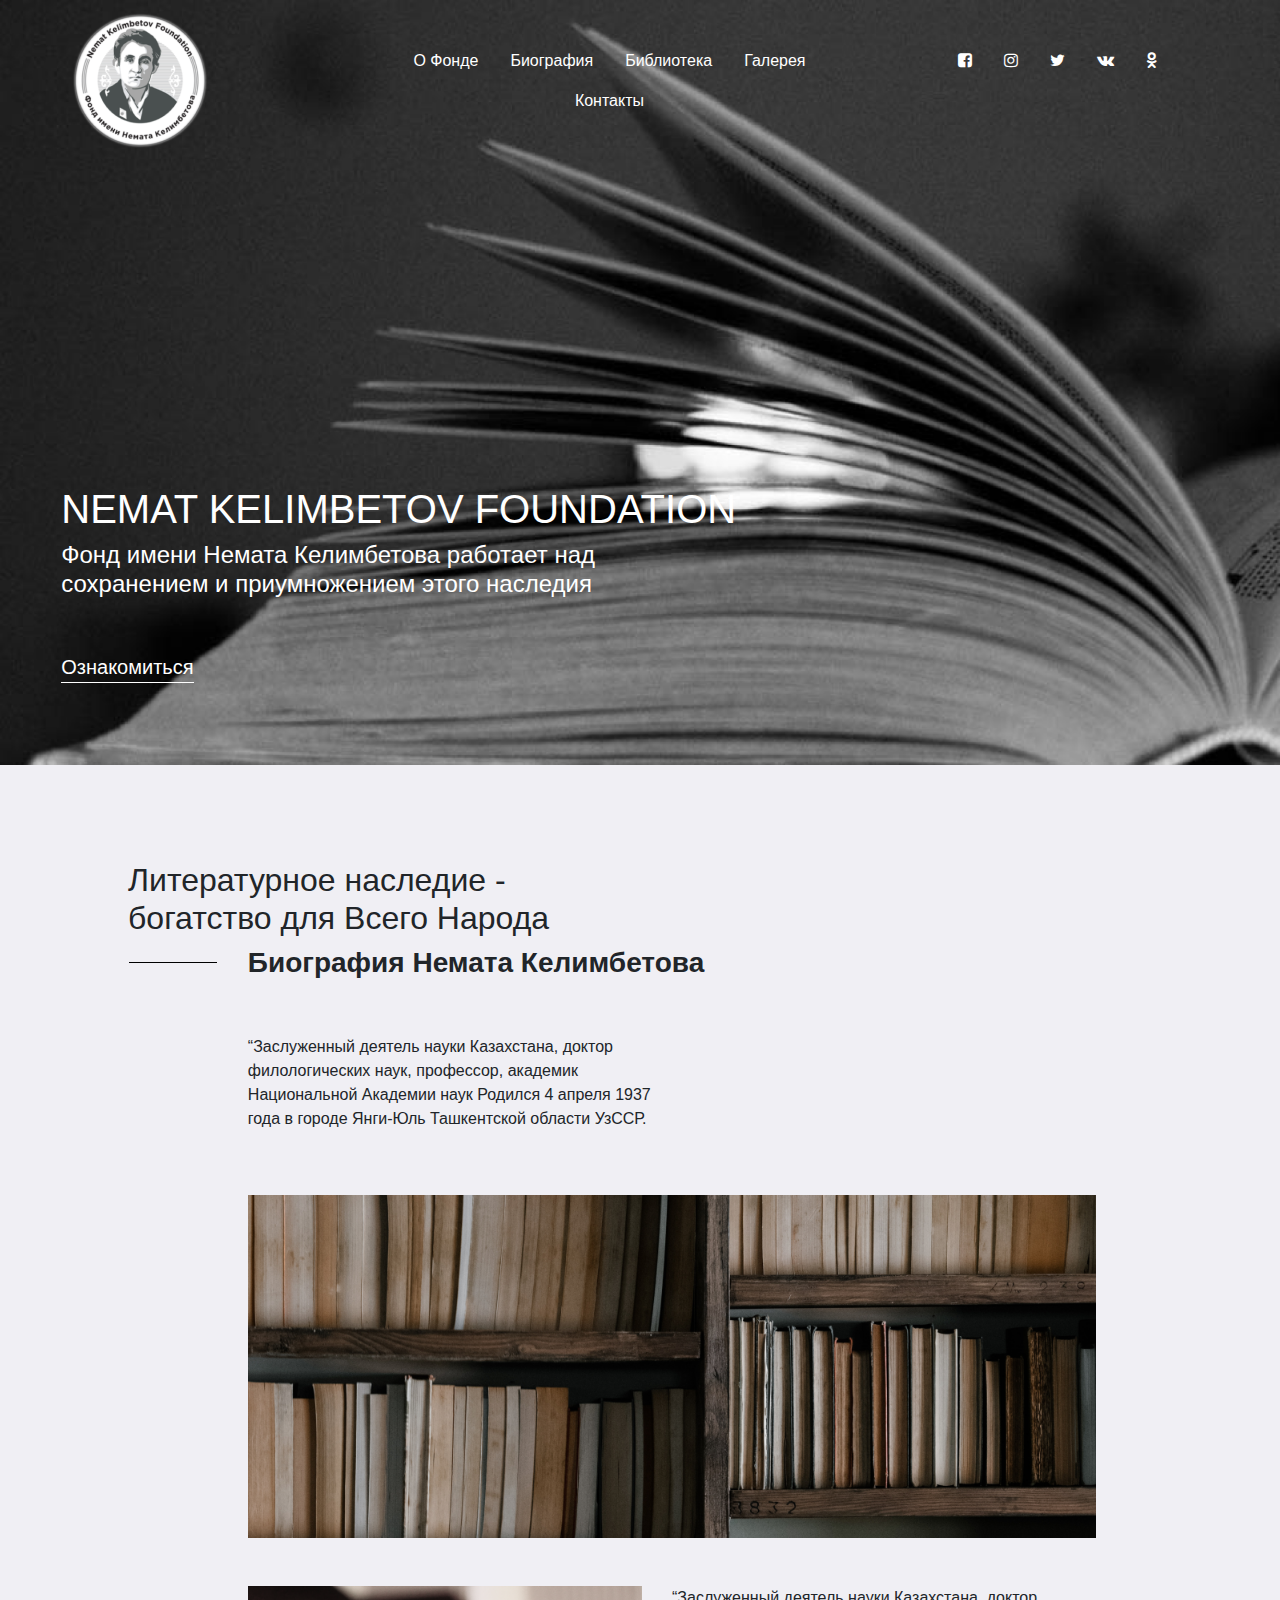
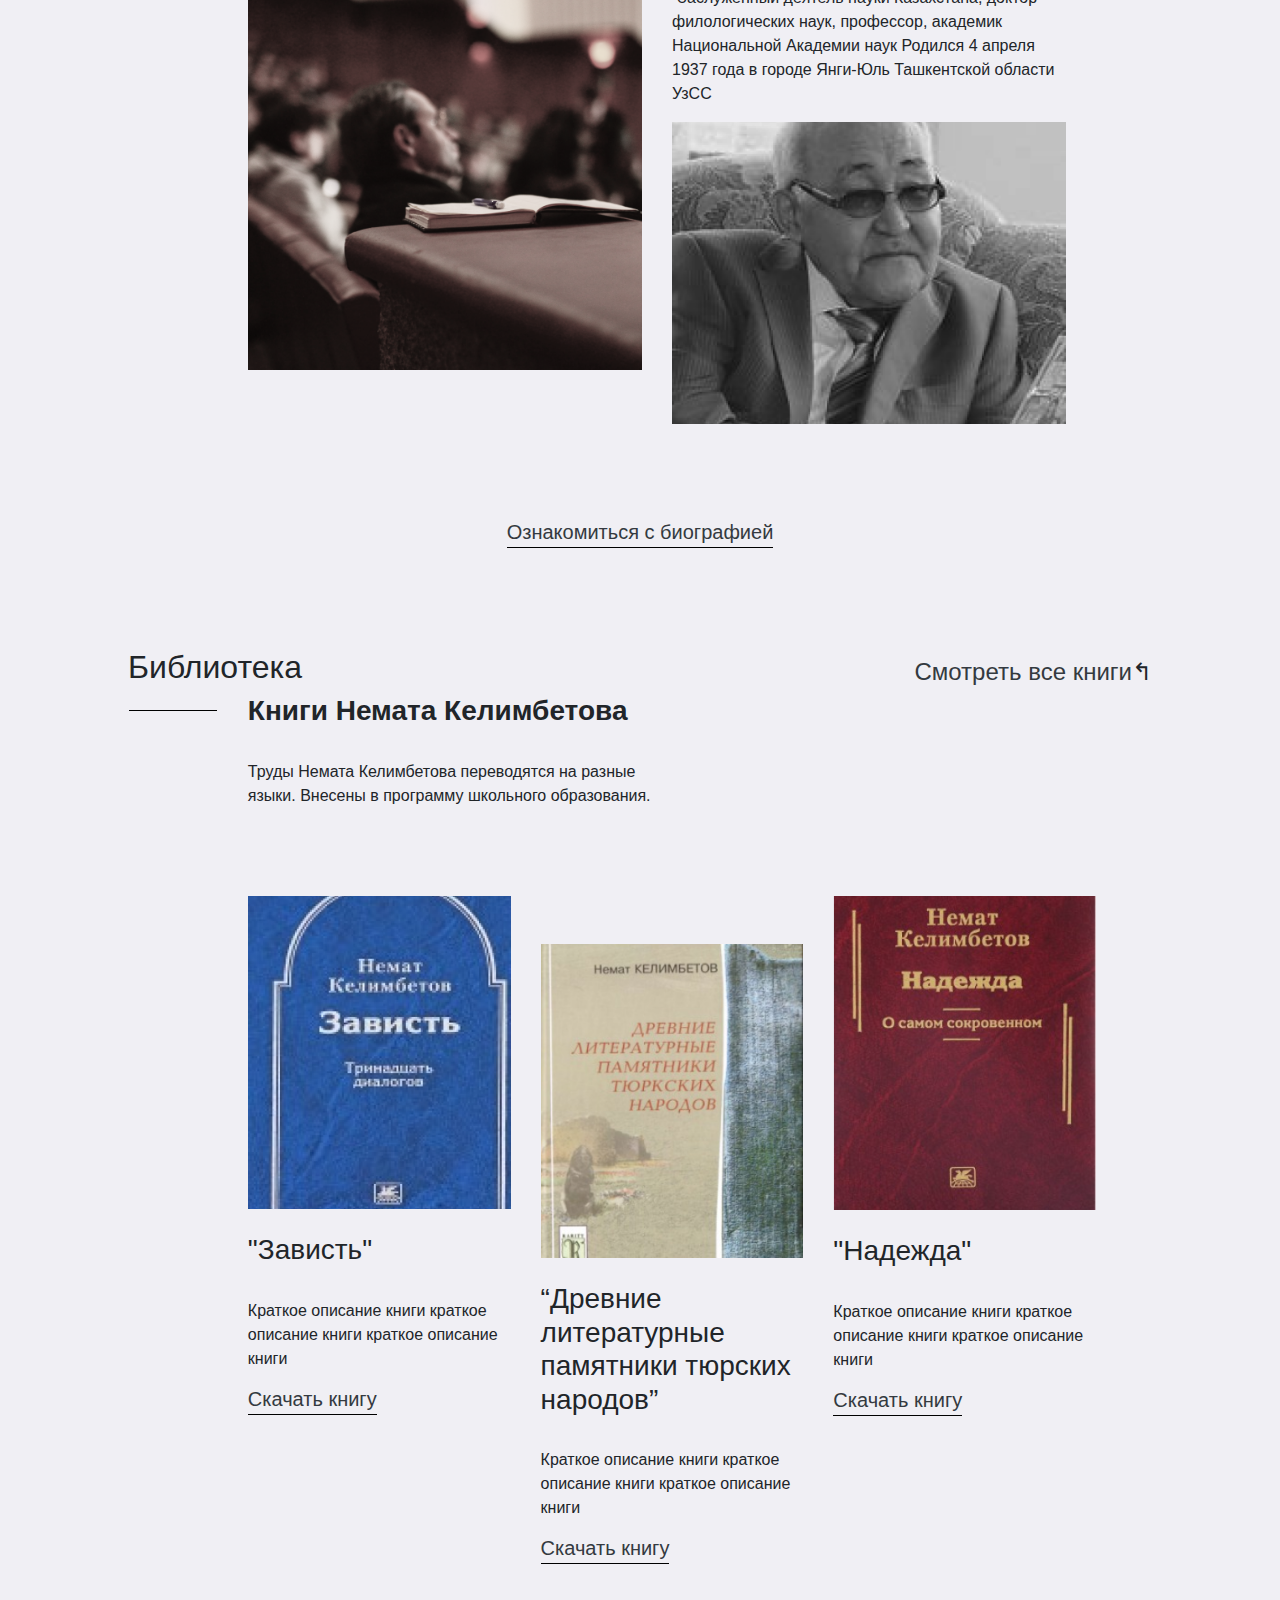
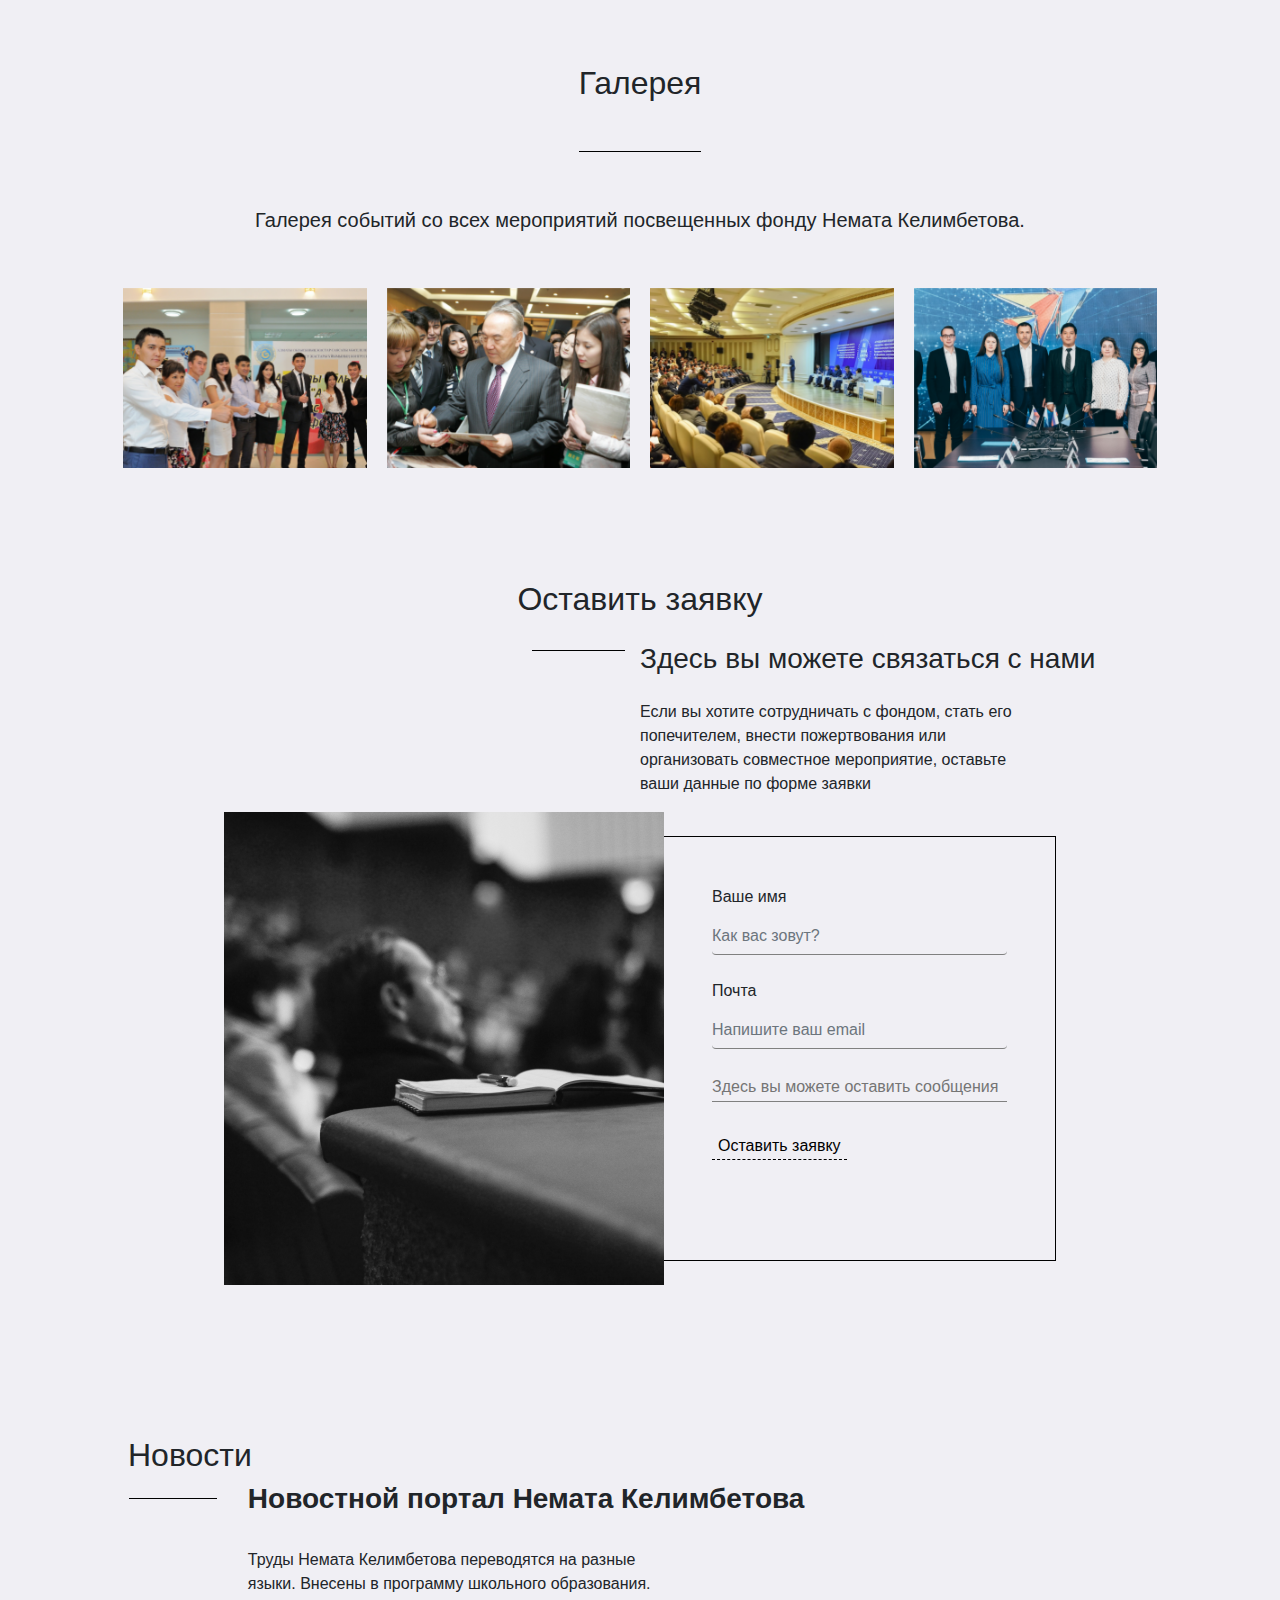
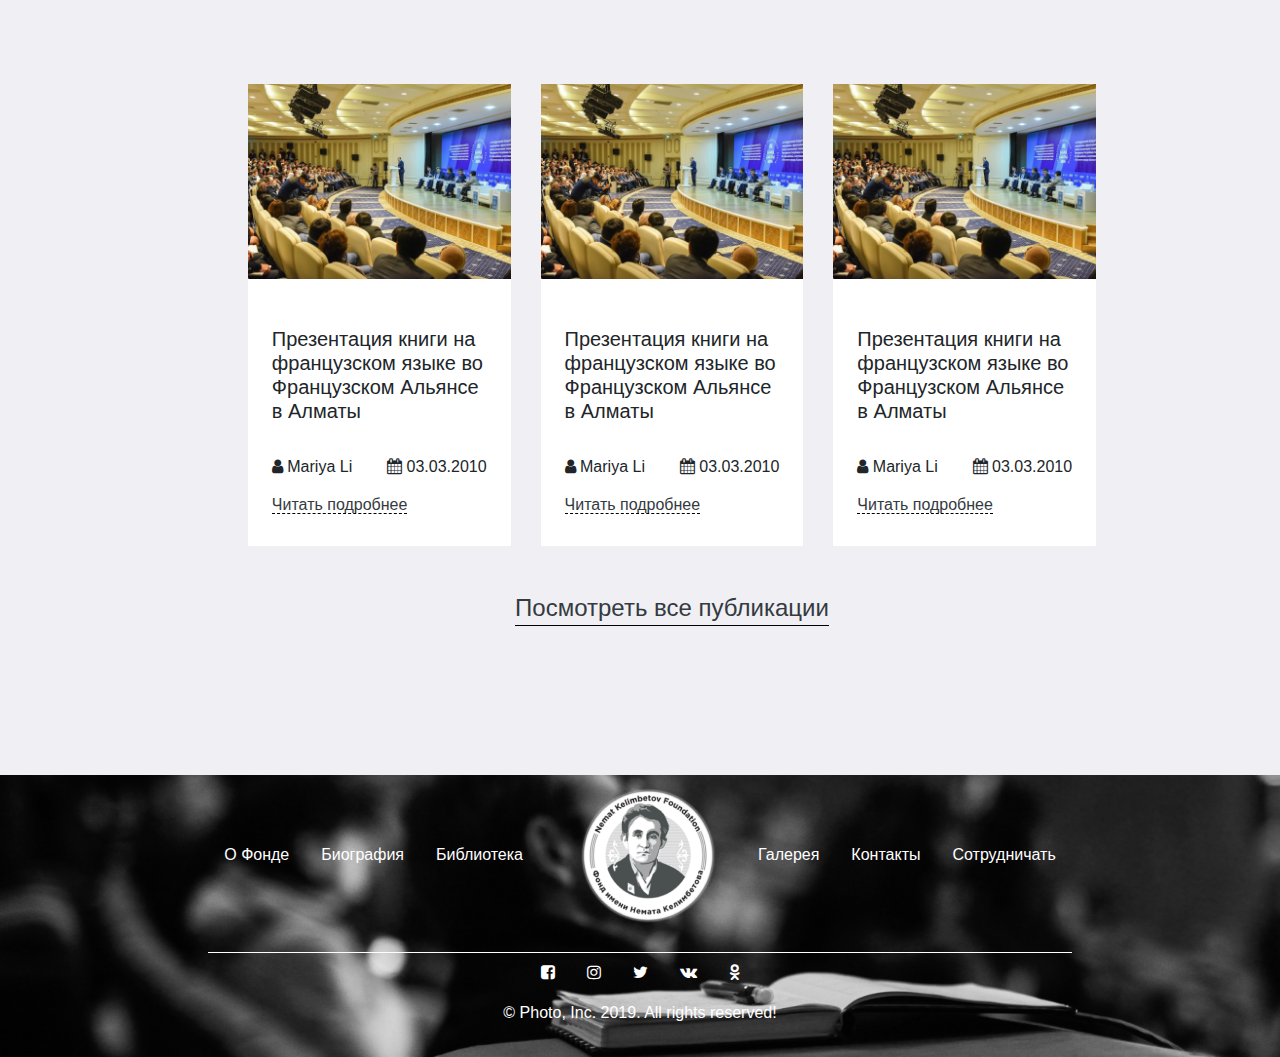
<file: index.html>
<!DOCTYPE html>
<html>
<head>
	<title>NEMAT KELIMBETOV FOUNDATION - Фонд имени Немата Келимбетова работает над сохранением и приумножением этого наследия</title>
	<script
	  src="https://code.jquery.com/jquery-3.4.1.min.js"
	  integrity="sha256-CSXorXvZcTkaix6Yvo6HppcZGetbYMGWSFlBw8HfCJo="
	  crossorigin="anonymous"></script>	<link href="https://stackpath.bootstrapcdn.com/bootstrap/4.4.1/css/bootstrap.min.css" rel="stylesheet" integrity="sha384-Vkoo8x4CGsO3+Hhxv8T/Q5PaXtkKtu6ug5TOeNV6gBiFeWPGFN9MuhOf23Q9Ifjh" crossorigin="anonymous">
	<script src="https://stackpath.bootstrapcdn.com/bootstrap/4.4.1/js/bootstrap.min.js" integrity="sha384-wfSDF2E50Y2D1uUdj0O3uMBJnjuUD4Ih7YwaYd1iqfktj0Uod8GCExl3Og8ifwB6" crossorigin="anonymous"></script>
	<link rel="stylesheet" type="text/css" href="style.css">
	<link href="https://stackpath.bootstrapcdn.com/font-awesome/4.7.0/css/font-awesome.min.css" rel="stylesheet" integrity="sha384-wvfXpqpZZVQGK6TAh5PVlGOfQNHSoD2xbE+QkPxCAFlNEevoEH3Sl0sibVcOQVnN" crossorigin="anonymous">
	<link rel="stylesheet" href="https://cdnjs.cloudflare.com/ajax/libs/OwlCarousel2/2.3.4/assets/owl.carousel.min.css">
	<link rel="stylesheet" href="https://cdnjs.cloudflare.com/ajax/libs/OwlCarousel2/2.3.4/assets/owl.theme.default.min.css">
	<script src="https://cdnjs.cloudflare.com/ajax/libs/jquery/3.3.1/jquery.min.js"></script>
	<script src="https://cdnjs.cloudflare.com/ajax/libs/OwlCarousel2/2.3.4/owl.carousel.min.js"></script>
	<script>
		$(function() {
		  // Owl Carousel
		  var owl = $(".owl-carousel");
		  owl.owlCarousel({
		    nav: true,
		    items: 4,
		    margin: 20,
		    loop: true,
		    dots: false
		  });
		});
		navText: [
  		'<span class="arrow-owl arrow-left"></span>',
  		'<span class="arrow-owl arrow-right"></span>'
		];
	</script>
</head>
<body>
	<header class="w-100 container-fluid">
		<nav class="navbar container-fluid d-flex">
			<a href="#">
				<img src="assets/logo.png">
			</a>
			<div class="navbar-dark row w-75" id="navbarNav">
				<ul class="nav col-7 justify-content-center">
			      	<li class="nav-item active">
			        	<a class="nav-link" href="#">О Фонде <span class="sr-only">(current)</span></a>
			      	</li>
			      	<li class="nav-item">
			        	<a class="nav-link" href="#biography">Биография</a>
			      	</li>
			      	<li class="nav-item">
			        	<a class="nav-link" href="#library">Библиотека</a>
			      	</li>
			      	<li class="nav-item">
			        	<a class="nav-link" href="#gallery">Галерея</a>
			    	</li>
			      	<li class="nav-item">
			        	<a class="nav-link" href="#">Контакты</a>
			    	</li>
				</ul>
				<ul class="nav col-4 justify-content-end">
				  <li class="nav-item">
				    <a class="nav-link" href="#"><i class="fa fa-facebook-square"></i></a>
				  </li>
				  <li class="nav-item">
				    <a class="nav-link" href="#"><i class="fa fa-instagram"></i></a>
				  </li>
				  <li class="nav-item">
				    <a class="nav-link" href="#"><i class="fa fa-twitter"></i></a>
				  </li>
				  <li class="nav-item">
				    <a class="nav-link" href="#"><i class="fa fa-vk"></i></a>
				  </li>
				  <li class="nav-item">
				    <a class="nav-link" href="#"><i class="fa fa-odnoklassniki"></i></a>
				  </li>
				</ul>
				<div class="col-1"></div>
			</div>
		</nav>
		<div class="info h-75 container-fluid d-flex flex-column justify-content-end">
			<h1>NEMAT KELIMBETOV FOUNDATION</h1>
			<h4 class="w-50">Фонд имени Немата Келимбетова работает над сохранением и приумножением этого наследия</h4>
			<h5 class="py-5"><a href="#">Ознакомиться</a></h5>
		</div>
	</header>
	<div class="container-fluid d-flex p-5 flex-column" style="width: 95%;">
		<div class="container-fluid p-5" id="biography">
			<h2>Литературное наследие - <br> богатство для Всего Народа</h2>
			<div class="biography row">
				<div class="col-1 mt-3 mx-3" style="border-top: 1px solid black"></div>
				<div class="col-10">
					<div>
						<h3><b>Биография Немата Келимбетова</b></h3>
						<p class="w-50 py-5">“Заслуженный деятель науки Казахстана, доктор филологических наук, профессор, академик Национальной Академии наук Родился 4 апреля 1937 года в городе Янги-Юль Ташкентской области УзССР.</p>
						<img src="assets/biography-1.png" class="w-100">
					</div>
					<div class="row pt-5 w-100">
						<div class="col-6 w-100">
							<img src="assets/biography-2.png" class="w-100">
						</div>
						<div class="col-6 w-100">
							<p>“Заслуженный деятель науки Казахстана, доктор филологических наук, профессор, академик Национальной Академии наук Родился 4 апреля 1937 года в городе Янги-Юль Ташкентской области УзСС</p>
							<img src="assets/biography-3.png" class="w-100">
						</div>
					</div>
				</div>
			</div>
		</div>
		<h5 class="text-center py-5"><a class="underline text-dark" href="biography.html">Ознакомиться с биографией</a></h5>	
		<div class="container-fluid p-5" id="library">
			<div class="library-header w-100 d-inline-flex justify-content-between">
				<h2 class="align-self-start">Библиотека</h2>
				<h4 class="align-self-end"><a class="text-dark" href="library.html">Смотреть все книги</a>&#8624;</h4>
			</div>
			<div class="library row">
				<div class="col-1 mx-3 mt-3" style="border-top: 1px solid black"></div>
				<div class="col-10 flex-column">
					<div>
						<h3><b>Книги Немата Келимбетова</b></h3>
						<p class="w-50 py-4">Труды Немата Келимбетова переводятся на разные языки. Внесены в программу школьного образования.</p>
					</div>
					<div class="row pt-5">
						<div class="col-4 w-100">
							<img src="assets/book-1.png" class="w-100">
							<h3 class="py-4">"Зависть"</h3>
							<p>Краткое описание книги краткое описание книги краткое описание книги</p>
							<h5><a class="underline text-dark" href="#">Скачать книгу</a></h5>
						</div>
						<div class="col-4 pt-5 w-100">
							<img src="assets/book-2.png" class="w-100">
							<h3 class="py-4">“Древние литературные памятники тюрских народов”</h3>
							<p>Краткое описание книги краткое описание книги краткое описание книги</p>
							<h5><a class="underline text-dark" href="#">Скачать книгу</a></h5>
						</div>
						<div class="col-4 w-100">
							<img src="assets/book-3.png" class="w-100">
							<h3 class="py-4">"Надежда"</h3>
							<p>Краткое описание книги краткое описание книги краткое описание книги</p>
							<h5><a class="underline text-dark" href="#">Скачать книгу</a></h5>
						</div>
					</div>
				</div>
			</div>
		</div>
		<div class="container-fluid gallery d-flex align-items-center flex-column" id="gallery" style="width: 95%">
			<h2 class="py-5" style="border-bottom: 1px solid black">Галерея</h2>
			<h5 class="py-5">Галерея событий со всех мероприятий посвещенных фонду Немата Келимбетова.</h5>
			  <div class="owl-carousel owl-theme">
			  	<div class="item">
			  		<img src="assets/slider-1.png">
			  	</div>
			  	<div class="item">
			  		<img src="assets/slider-2.png">
			  	</div>
			  	<div class="item">
			  		<img src="assets/slider-3.png">
			  	</div>
			  	<div class="item">
			  		<img src="assets/slider-4.png">
				</div>
			</div>
		</div>
		<div class="request" id="request">
			<h2 class="text-center">Оставить заявку</h2>
			<div class="row w-100">
				<div class="col-5">
				</div>
				<div class="col-1 mt-4" style="border-top: 1px solid black"></div>
				<div class="col-6">
					<h3 class="py-3">Здесь вы можете связаться с нами</h3>
					<p class="w-75">Если вы хотите сотрудничать с фондом, стать его попечителем, внести пожертвования или организовать совместное мероприятие, оставьте ваши данные по форме заявки</p>
				</div>
			</div>
			<div class="forms w-100 d-inline-flex justify-content-center">
				<img src="assets/form.png">
				<form class="my-4" action="https://formspree.io/xnqzogjj" method="POST">
				  <div class="p-5 form-group">
				    <label for="exampleFormControlInput1">Ваше имя</label>
				    <input type="text" name="name" class="form-control" id="name" placeholder="Как вас зовут?">
				    <label class="pt-4" for="exampleFormControlInput2">Почта</label>
				    <input type="email" name="_replyto" class="form-control" id="exampleFormControlInput2" placeholder="Напишите ваш email">
				    <textarea name="message" placeholder="Здесь вы можете оставить сообщения" class="my-4 w-100" rows="1"></textarea>
				  	<button type="submit">Оставить заявку</button>
				  </div>
				</form>
			</div>
		</div>
		<div class="py-5"></div>
		<div class="container-fluid p-5">
			<div class="news-header w-100 d-inline-flex justify-content-between">
				<h2 class="align-self-start">Новости</h2>
			</div>
			<div class="news row">
				<div class="col-1 mx-3 mt-3" style="border-top: 1px solid black"></div>
				<div class="col-10 flex-column">
					<div>
						<h3><b>Новостной портал Немата Келимбетова</b></h3>
						<p class="w-50 py-4">Труды Немата Келимбетова переводятся на разные языки. Внесены в программу школьного образования.</p>
					</div>
					<div class="row pt-5">
						<div class="col-4 w-100">
							<img src="assets/slider-3.png" class="w-100">
							<div class="inner p-4">
								<h5 class="py-4">Презентация книги на французском языке во Французском Альянсе в Алматы</h5>
								<div class="d-inline-flex w-100 justify-content-between">
									<p><i class="fa fa-user"></i> Mariya Li</p>
									<p><i class="fa fa-calendar"></i> 03.03.2010</p>
								</div>
							<h6><a class="text-dark" href="#" style="border-bottom: 1px dashed black;">Читать подробнее</a></h6>
							</div>
						</div>
						<div class="col-4 w-100">
							<img src="assets/slider-3.png" class="w-100">
							<div class="inner p-4">
								<h5 class="py-4">Презентация книги на французском языке во Французском Альянсе в Алматы</h5>
								<div class="d-inline-flex w-100 justify-content-between">
									<p><i class="fa fa-user"></i> Mariya Li</p>
									<p><i class="fa fa-calendar"></i> 03.03.2010</p>
								</div>
							<h6><a class="text-dark" href="#" style="border-bottom: 1px dashed black;">Читать подробнее</a></h6>
							</div>
						</div>
						<div class="col-4 w-100">
							<img src="assets/slider-3.png" class="w-100">
							<div class="inner p-4">
								<h5 class="py-4">Презентация книги на французском языке во Французском Альянсе в Алматы</h5>
								<div class="d-inline-flex w-100 justify-content-between">
									<p><i class="fa fa-user"></i> Mariya Li</p>
									<p><i class="fa fa-calendar"></i> 03.03.2010</p>
								</div>
							<h6><a class="text-dark" href="#" style="border-bottom: 1px dashed black;">Читать подробнее</a></h6>
							</div>
						</div>
					</div>
					<h4 class="text-center py-5"><a class="underline text-dark" href="news.html">Посмотреть все публикации</a></h4>
				</div>
			</div>
		</div>
	</div>
	<footer>
		<nav class="navbar container-fluid d-flex justify-content-center flex-column">
			<div class="navbar-dark row align-items-center pb-4" style="border-bottom: 1px solid white;" id="navbarNav">
				<ul class="nav justify-content-center">
			      	<li class="nav-item active">
			        	<a class="nav-link" href="#">О Фонде <span class="sr-only">(current)</span></a>
			      	</li>
			      	<li class="nav-item">
			        	<a class="nav-link" href="#biography">Биография</a>
			      	</li>
			      	<li class="nav-item">
			        	<a class="nav-link" href="#library">Библиотека</a>
			      	</li>
				</ul>
				<a href="#">
					<img src="assets/logo.png">
				</a>
				<ul class="nav justify-content-center">
			      	<li class="nav-item">
			        	<a class="nav-link" href="#gallery">Галерея</a>
			    	</li>
			      	<li class="nav-item">
			        	<a class="nav-link" href="#">Контакты</a>
			    	</li>
			      	<li class="nav-item">
			        	<a class="nav-link" href="#request">Сотрудничать</a>
			    	</li>
				</ul>
			</div>
			<ul class="nav justify-content-center">
				<li class="nav-item">
				  <a class="nav-link" href="#"><i class="fa fa-facebook-square"></i></a>
				</li>
				<li class="nav-item">
				  <a class="nav-link" href="#"><i class="fa fa-instagram"></i></a>
				</li>
				<li class="nav-item">
				  <a class="nav-link" href="#"><i class="fa fa-twitter"></i></a>
				</li>
				<li class="nav-item">
				  <a class="nav-link" href="#"><i class="fa fa-vk"></i></a>
				</li>
				<li class="nav-item">
					<a class="nav-link" href="#"><i class="fa fa-odnoklassniki"></i></a>
				</li>
			</ul>
			<p class="text-white py-2">© Photo, Inc. 2019. All rights reserved!</p>
		</nav>
	</footer>
</body>
</html>
</file>
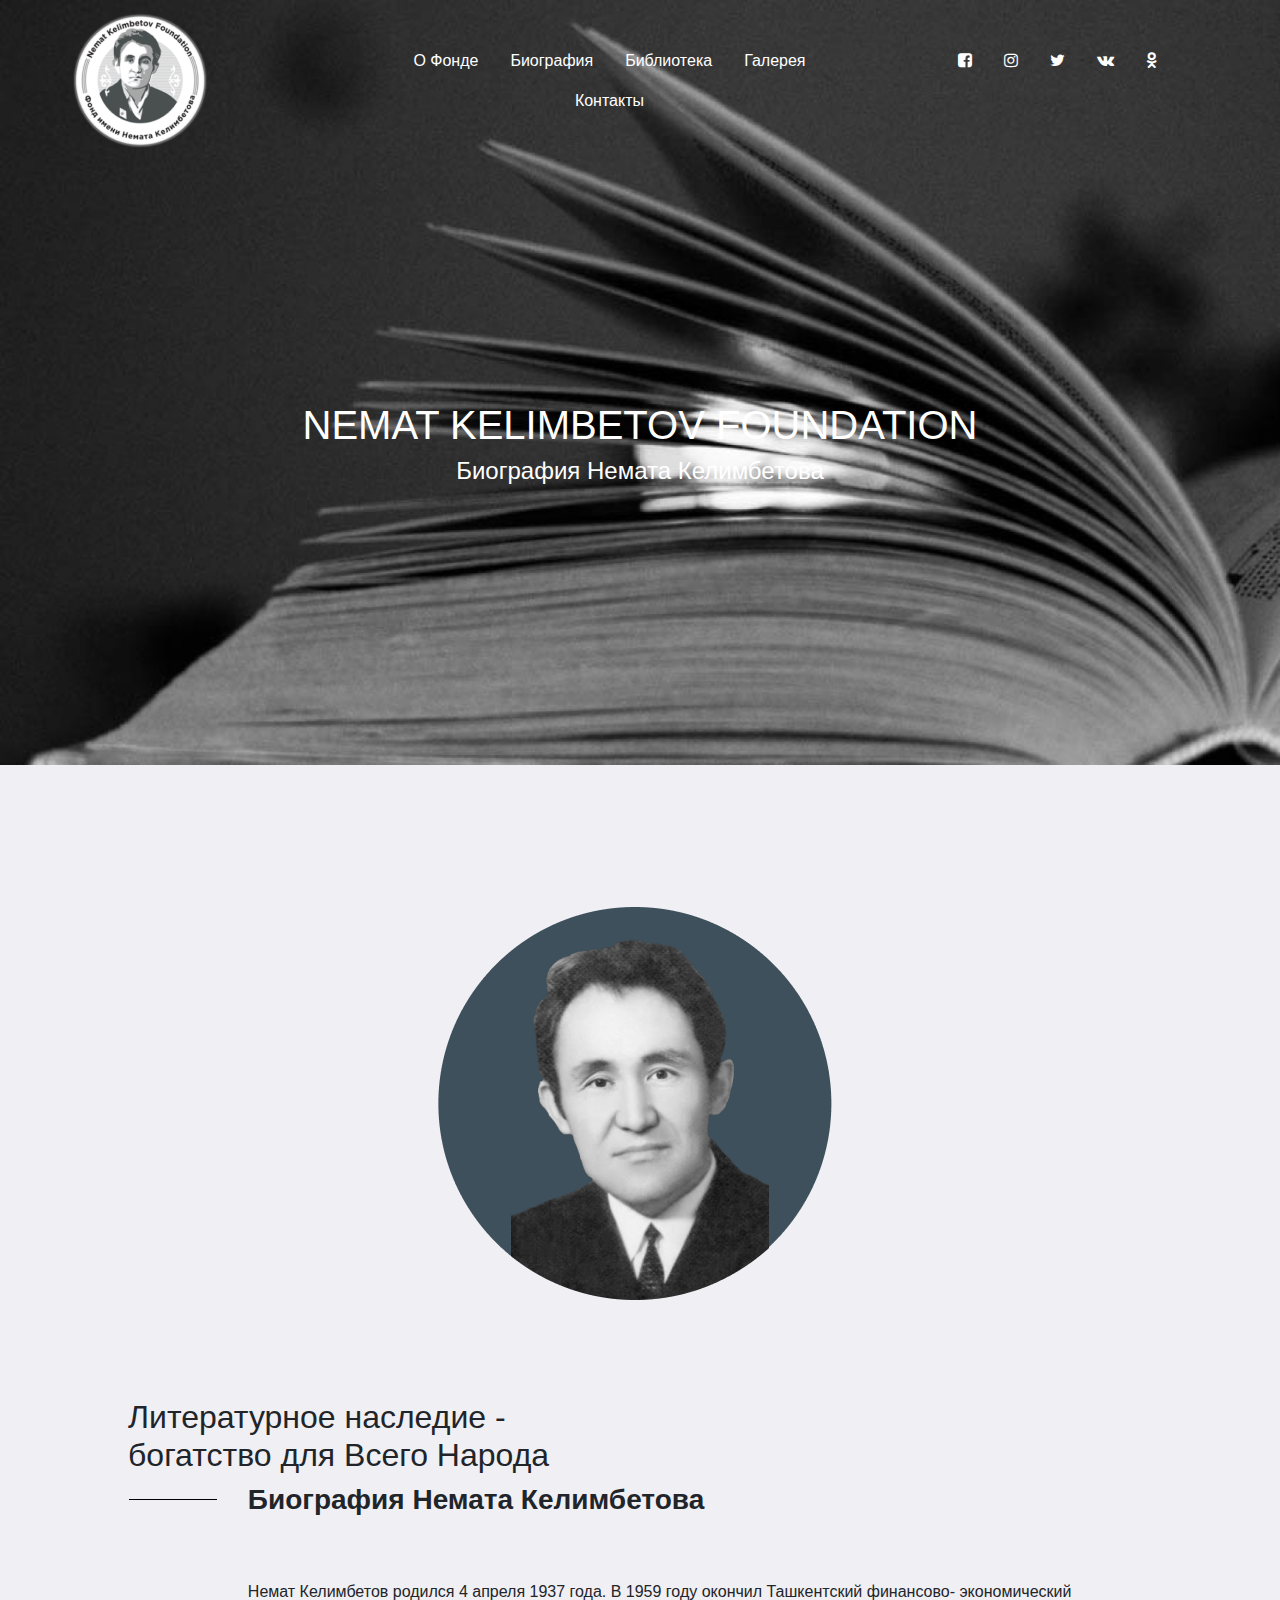
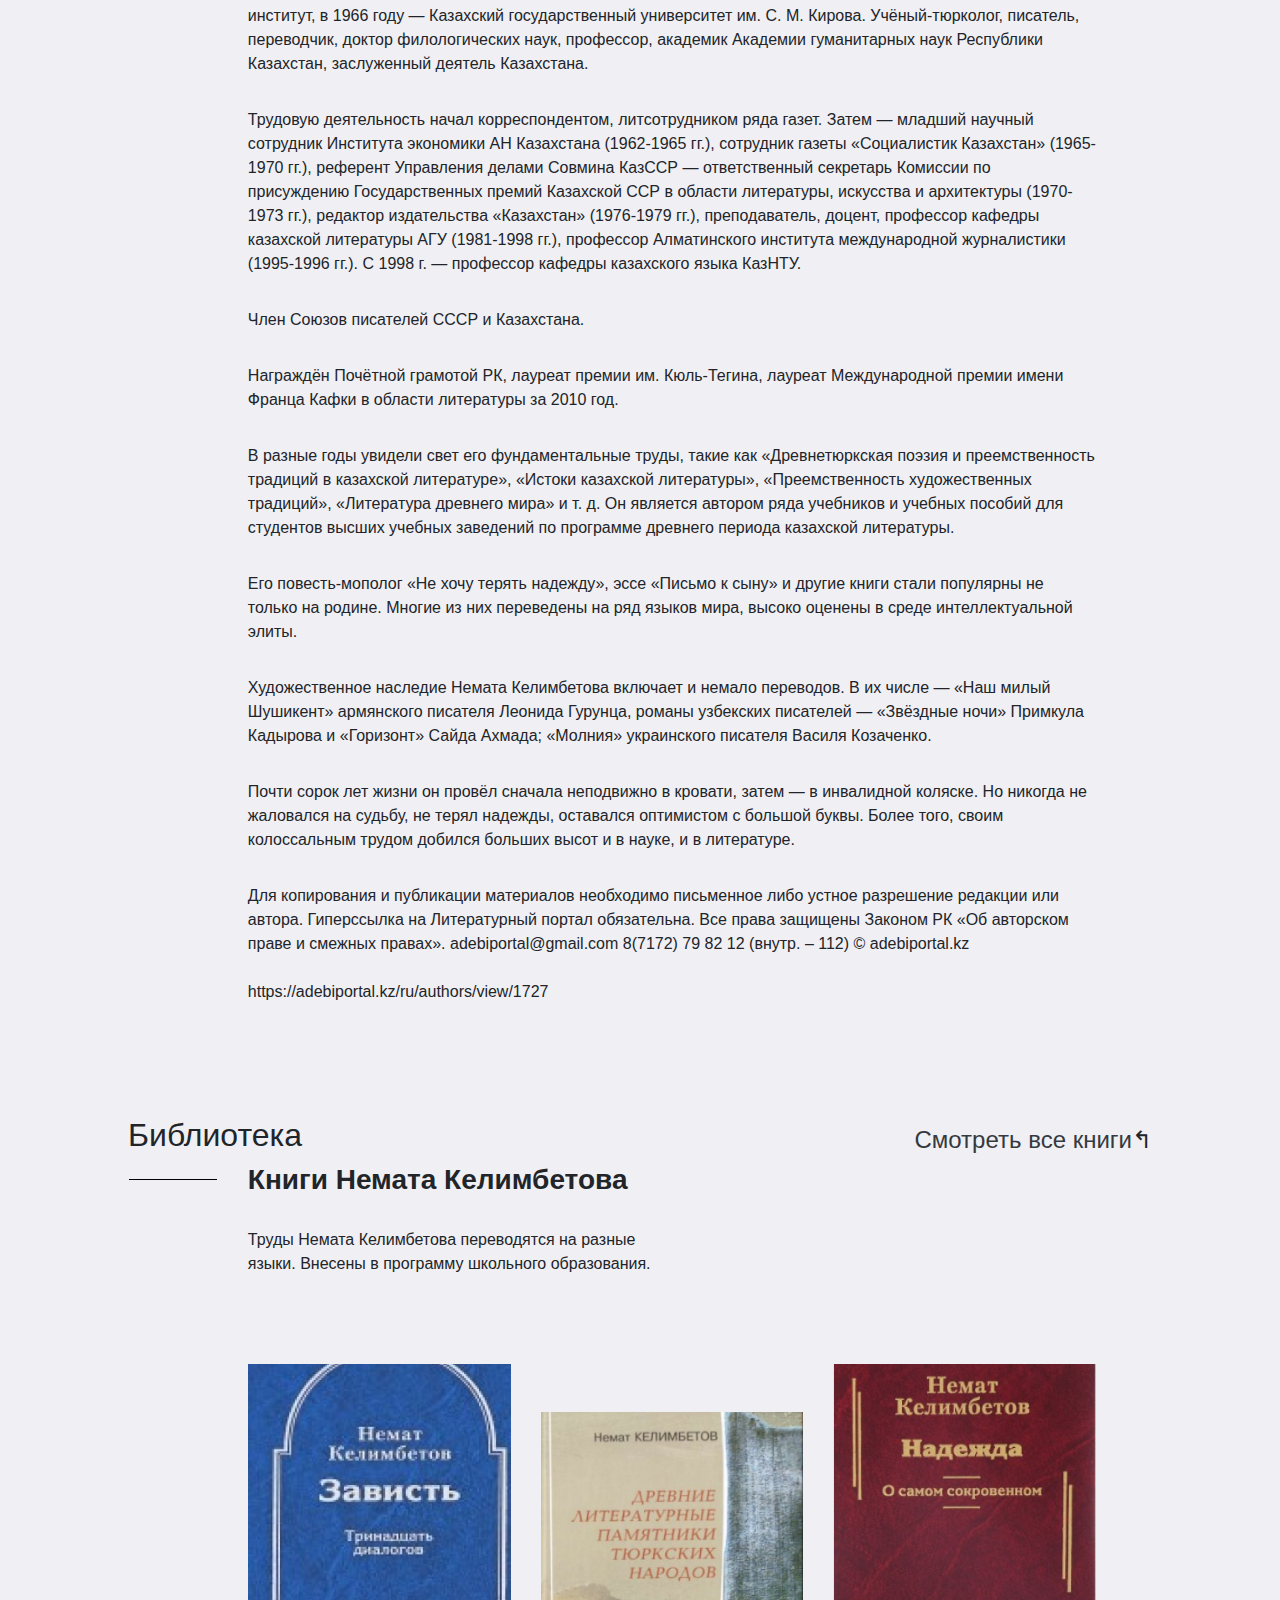
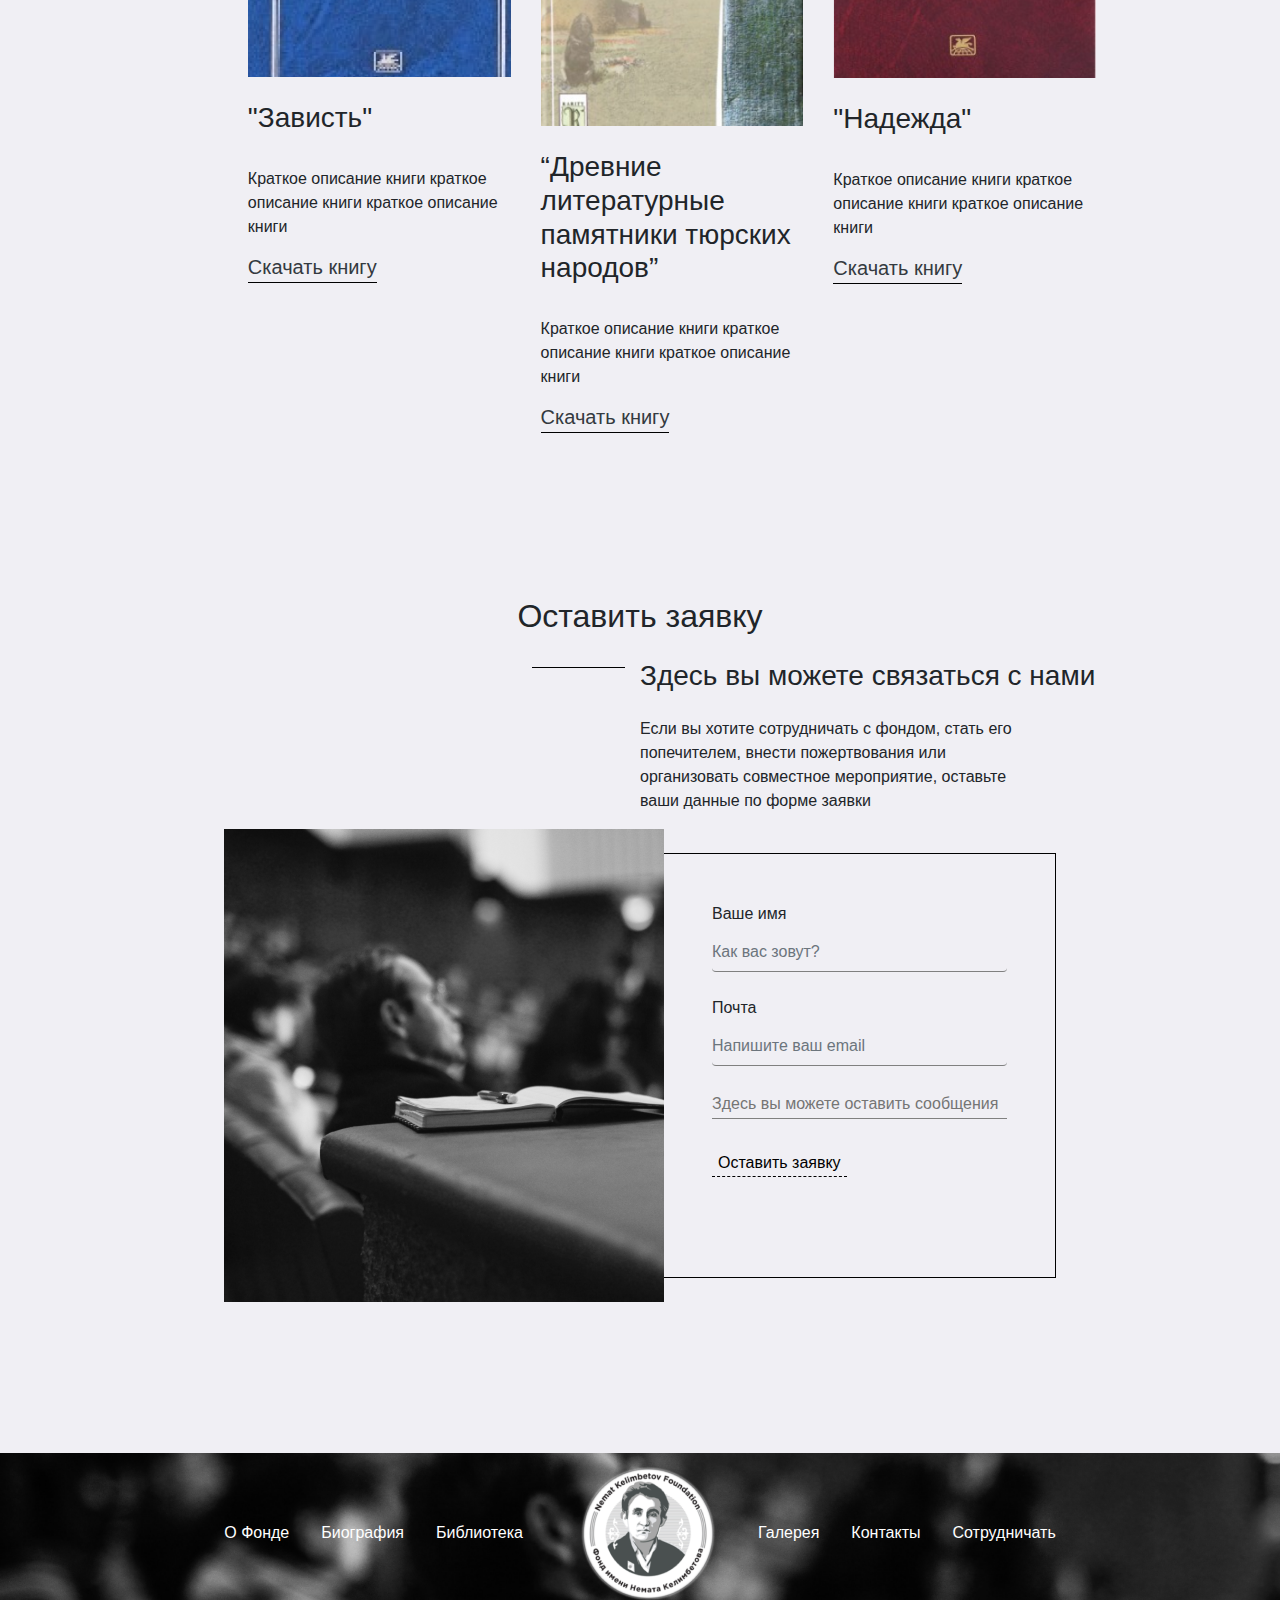
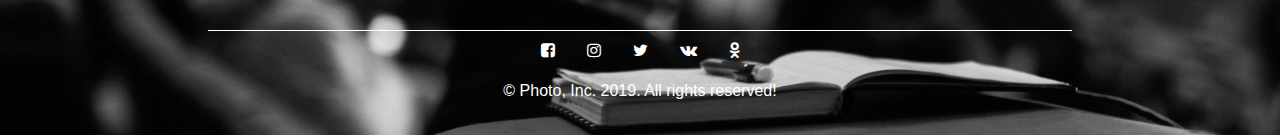
<file: biography.html>
<!DOCTYPE html>
<html>
<head>
	<title></title>
	<script
	  src="https://code.jquery.com/jquery-3.4.1.min.js"
	  integrity="sha256-CSXorXvZcTkaix6Yvo6HppcZGetbYMGWSFlBw8HfCJo="
	  crossorigin="anonymous"></script>	<link href="https://stackpath.bootstrapcdn.com/bootstrap/4.4.1/css/bootstrap.min.css" rel="stylesheet" integrity="sha384-Vkoo8x4CGsO3+Hhxv8T/Q5PaXtkKtu6ug5TOeNV6gBiFeWPGFN9MuhOf23Q9Ifjh" crossorigin="anonymous">
	<script src="https://stackpath.bootstrapcdn.com/bootstrap/4.4.1/js/bootstrap.min.js" integrity="sha384-wfSDF2E50Y2D1uUdj0O3uMBJnjuUD4Ih7YwaYd1iqfktj0Uod8GCExl3Og8ifwB6" crossorigin="anonymous"></script>
	<link rel="stylesheet" type="text/css" href="style.css">
	<link href="https://stackpath.bootstrapcdn.com/font-awesome/4.7.0/css/font-awesome.min.css" rel="stylesheet" integrity="sha384-wvfXpqpZZVQGK6TAh5PVlGOfQNHSoD2xbE+QkPxCAFlNEevoEH3Sl0sibVcOQVnN" crossorigin="anonymous">
</head>
<body>
	<header class="w-100 container-fluid">
		<nav class="navbar container-fluid d-flex">
			<a href="#">
				<img src="assets/logo.png">
			</a>
			<div class="navbar-dark row w-75" id="navbarNav">
				<ul class="nav col-7 justify-content-center">
			      	<li class="nav-item">
			        	<a class="nav-link" href="index.html">О Фонде</a>
			      	</li>
			      	<li class="nav-item">
			        	<a class="nav-link" href="index.html#biography">Биография</a>
			      	</li>
			      	<li class="nav-item">
			        	<a class="nav-link" href="index.html#library">Библиотека</a>
			      	</li>
			      	<li class="nav-item">
			        	<a class="nav-link" href="index.html#gallery">Галерея</a>
			    	</li>
			      	<li class="nav-item">
			        	<a class="nav-link" href="#">Контакты</a>
			    	</li>
				</ul>
				<ul class="nav col-4 justify-content-end">
				  <li class="nav-item">
				    <a class="nav-link" href="#"><i class="fa fa-facebook-square"></i></a>
				  </li>
				  <li class="nav-item">
				    <a class="nav-link" href="#"><i class="fa fa-instagram"></i></a>
				  </li>
				  <li class="nav-item">
				    <a class="nav-link" href="#"><i class="fa fa-twitter"></i></a>
				  </li>
				  <li class="nav-item">
				    <a class="nav-link" href="#"><i class="fa fa-vk"></i></a>
				  </li>
				  <li class="nav-item">
				    <a class="nav-link" href="#"><i class="fa fa-odnoklassniki"></i></a>
				  </li>
				</ul>
				<div class="col-1"></div>
			</div>
		</nav>
		<div class="info h-75 container-fluid d-flex flex-column justify-content-center align-items-center">
			<h1>NEMAT KELIMBETOV FOUNDATION</h1>
			<h4>Биография Немата Келимбетова</h4>
		</div>
	</header>
	<div class="container-fluid d-flex p-5 flex-column" style="width: 95%;">
		<img class="align-self-center justify-content-center py-5" src="assets/photo.png">
		<div class="container-fluid p-5">
			<h2>Литературное наследие - <br> богатство для Всего Народа</h2>
			<div class="biography row">
				<div class="col-1 mt-3 mx-3" style="border-top: 1px solid black"></div>
				<div class="col-10">
					<div>
						<h3 class="pb-5"><b>Биография Немата Келимбетова</b></h3>
						<p class="py-2">Немат Келимбетов родился 4 апреля 1937 года. В 1959 году окончил Ташкентский финансово- экономический институт, в 1966 году — Казахский государственный университет им. С. М. Кирова. Учёный-тюрколог, писатель, переводчик, доктор филологических наук, профессор, академик Академии гуманитарных наук Республики Казахстан, заслуженный деятель Казахстана.</p>
						<p class="py-2">Трудовую деятельность начал корреспондентом, литсотрудником ряда газет. Затем — младший научный сотрудник Института экономики АН Казахстана (1962-1965 гг.), сотрудник газеты «Социалистик Казахстан» (1965-1970 гг.), референт Управления делами Совмина КазССР — ответственный секретарь Комиссии по присуждению Государственных премий Казахской ССР в области литературы, искусства и архитектуры (1970-1973 гг.), редактор издательства «Казахстан» (1976-1979 гг.), преподаватель, доцент, профессор кафедры казахской литературы АГУ (1981-1998 гг.), профессор Алматинского института международной журналистики (1995-1996 гг.). С 1998 г. — профессор кафедры казахского языка КазНТУ.</p>
						<p class="py-2">Член Союзов писателей СССР и Казахстана.</p>
						<p class="py-2">Награждён Почётной грамотой РК, лауреат премии им. Кюль-Тегина, лауреат Международной премии имени Франца Кафки в области литературы за 2010 год.</p>
						<p class="py-2">В разные годы увидели свет его фундаментальные труды, такие как «Древнетюркская поэзия и преемственность традиций в казахской литературе», «Истоки казахской литературы», «Преемственность художественных традиций», «Литература древнего мира» и т. д. Он является автором ряда учебников и учебных пособий для студентов высших учебных заведений по программе древнего периода казахской литературы.</p> 
						<p class="py-2">Его повесть-мополог «Не хочу терять надежду», эссе «Письмо к сыну» и другие книги стали популярны не только на родине. Многие из них переведены на ряд языков мира, высоко оценены в среде интеллектуальной элиты.</p>
						<p class="py-2">Художественное наследие Немата Келимбетова включает и немало переводов. В их числе — «Наш милый Шушикент» армянского писателя Леонида Гурунца, романы узбекских писателей — «Звёздные ночи» Примкула Кадырова и «Горизонт» Сайда Ахмада; «Молния» украинского писателя Василя Козаченко.</p>
						<p class="py-2">Почти сорок лет жизни он провёл сначала неподвижно в кровати, затем — в инвалидной коляске. Но никогда не жаловался на судьбу, не терял надежды, оставался оптимистом с большой буквы. Более того, своим колоссальным трудом добился больших высот и в науке, и в литературе.</p>
						<p class="py-2">Для копирования и публикации материалов необходимо письменное либо устное разрешение редакции или автора. Гиперссылка на Литературный портал обязательна. Все права защищены Законом РК «Об авторском праве и смежных правах». adebiportal@gmail.com 8(7172) 79 82 12 (внутр. – 112) © adebiportal.kz</p>
						<p> https://adebiportal.kz/ru/authors/view/1727</p>
					</div>
				</div>
			</div>
		</div>
		<div class="container-fluid p-5">
			<div class="library-header w-100 d-inline-flex justify-content-between">
				<h2 class="align-self-start">Библиотека</h2>
				<h4 class="align-self-end"><a class="text-dark" href="library.html">Смотреть все книги</a>&#8624;</h4>
			</div>
			<div class="library row">
				<div class="col-1 mx-3 mt-3" style="border-top: 1px solid black"></div>
				<div class="col-10 flex-column">
					<div>
						<h3><b>Книги Немата Келимбетова</b></h3>
						<p class="w-50 py-4">Труды Немата Келимбетова переводятся на разные языки. Внесены в программу школьного образования.</p>
					</div>
					<div class="row pt-5">
						<div class="col-4 w-100">
							<img src="assets/book-1.png" class="w-100">
							<h3 class="py-4">"Зависть"</h3>
							<p>Краткое описание книги краткое описание книги краткое описание книги</p>
							<h5><a class="underline text-dark" href="#">Скачать книгу</a></h5>
						</div>
						<div class="col-4 pt-5 w-100">
							<img src="assets/book-2.png" class="w-100">
							<h3 class="py-4">“Древние литературные памятники тюрских народов”</h3>
							<p>Краткое описание книги краткое описание книги краткое описание книги</p>
							<h5><a class="underline text-dark" href="#">Скачать книгу</a></h5>
						</div>
						<div class="col-4 w-100">
							<img src="assets/book-3.png" class="w-100">
							<h3 class="py-4">"Надежда"</h3>
							<p>Краткое описание книги краткое описание книги краткое описание книги</p>
							<h5><a class="underline text-dark" href="#">Скачать книгу</a></h5>
						</div>
					</div>
				</div>
			</div>
		</div>
		<div class="request">
			<h2 class="text-center">Оставить заявку</h2>
			<div class="row w-100">
				<div class="col-5">
				</div>
				<div class="col-1 mt-4" style="border-top: 1px solid black"></div>
				<div class="col-6">
					<h3 class="py-3">Здесь вы можете связаться с нами</h3>
					<p class="w-75">Если вы хотите сотрудничать с фондом, стать его попечителем, внести пожертвования или организовать совместное мероприятие, оставьте ваши данные по форме заявки</p>
				</div>
			</div>
			<div class="forms w-100 d-inline-flex justify-content-center">
				<img src="assets/form.png">
				<form class="my-4" action="https://formspree.io/xnqzogjj" method="POST">
				  <div class="p-5 form-group">
				    <label for="exampleFormControlInput1">Ваше имя</label>
				    <input type="text" name="name" class="form-control" id="name" placeholder="Как вас зовут?">
				    <label class="pt-4" for="exampleFormControlInput2">Почта</label>
				    <input type="email" name="_replyto" class="form-control" id="exampleFormControlInput2" placeholder="Напишите ваш email">
				    <textarea name="message" placeholder="Здесь вы можете оставить сообщения" class="my-4 w-100" rows="1"></textarea>
				  	<button type="submit">Оставить заявку</button>
				  </div>
				</form>
			</div>
		</div>
		<div class="py-5"></div>
	</div>
	<footer>
		<nav class="navbar container-fluid d-flex justify-content-center flex-column">
			<div class="navbar-dark row align-items-center pb-4" style="border-bottom: 1px solid white;" id="navbarNav">
				<ul class="nav justify-content-center">
			      	<li class="nav-item active">
			        	<a class="nav-link" href="index.html">О Фонде <span class="sr-only">(current)</span></a>
			      	</li>
			      	<li class="nav-item">
			        	<a class="nav-link" href="index.html#biography">Биография</a>
			      	</li>
			      	<li class="nav-item">
			        	<a class="nav-link" href="index.html#library">Библиотека</a>
			      	</li>
				</ul>
				<a href="#">
					<img src="assets/logo.png">
				</a>
				<ul class="nav justify-content-center">
			      	<li class="nav-item">
			        	<a class="nav-link" href="index.html#gallery">Галерея</a>
			    	</li>
			      	<li class="nav-item">
			        	<a class="nav-link" href="index.html#">Контакты</a>
			    	</li>
			      	<li class="nav-item">
			        	<a class="nav-link" href="index.html#request">Сотрудничать</a>
			    	</li>
				</ul>
			</div>
			<ul class="nav justify-content-center">
				<li class="nav-item">
				  <a class="nav-link" href="#"><i class="fa fa-facebook-square"></i></a>
				</li>
				<li class="nav-item">
				  <a class="nav-link" href="#"><i class="fa fa-instagram"></i></a>
				</li>
				<li class="nav-item">
				  <a class="nav-link" href="#"><i class="fa fa-twitter"></i></a>
				</li>
				<li class="nav-item">
				  <a class="nav-link" href="#"><i class="fa fa-vk"></i></a>
				</li>
				<li class="nav-item">
					<a class="nav-link" href="#"><i class="fa fa-odnoklassniki"></i></a>
				</li>
			</ul>
			<p class="text-white py-2">© Photo, Inc. 2019. All rights reserved!</p>
		</nav>
	</footer>
</body>
</html>
</file>
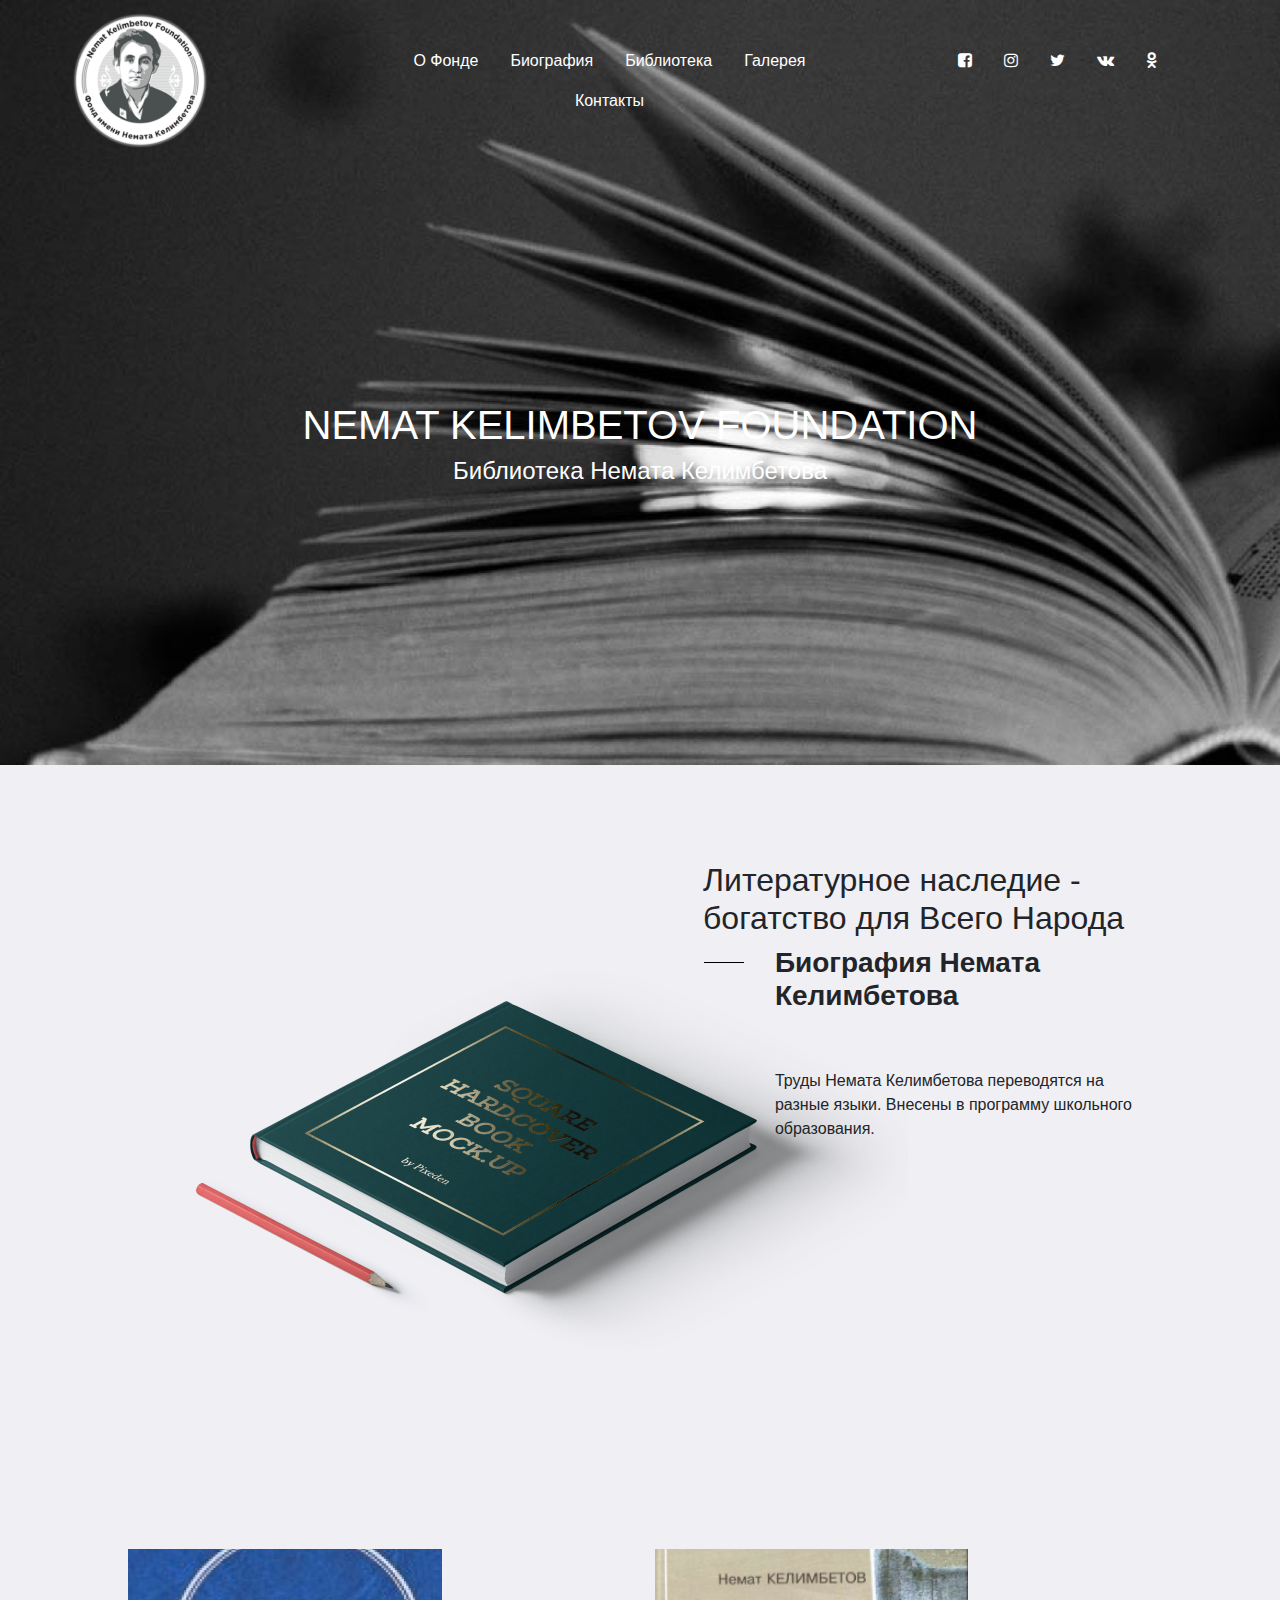
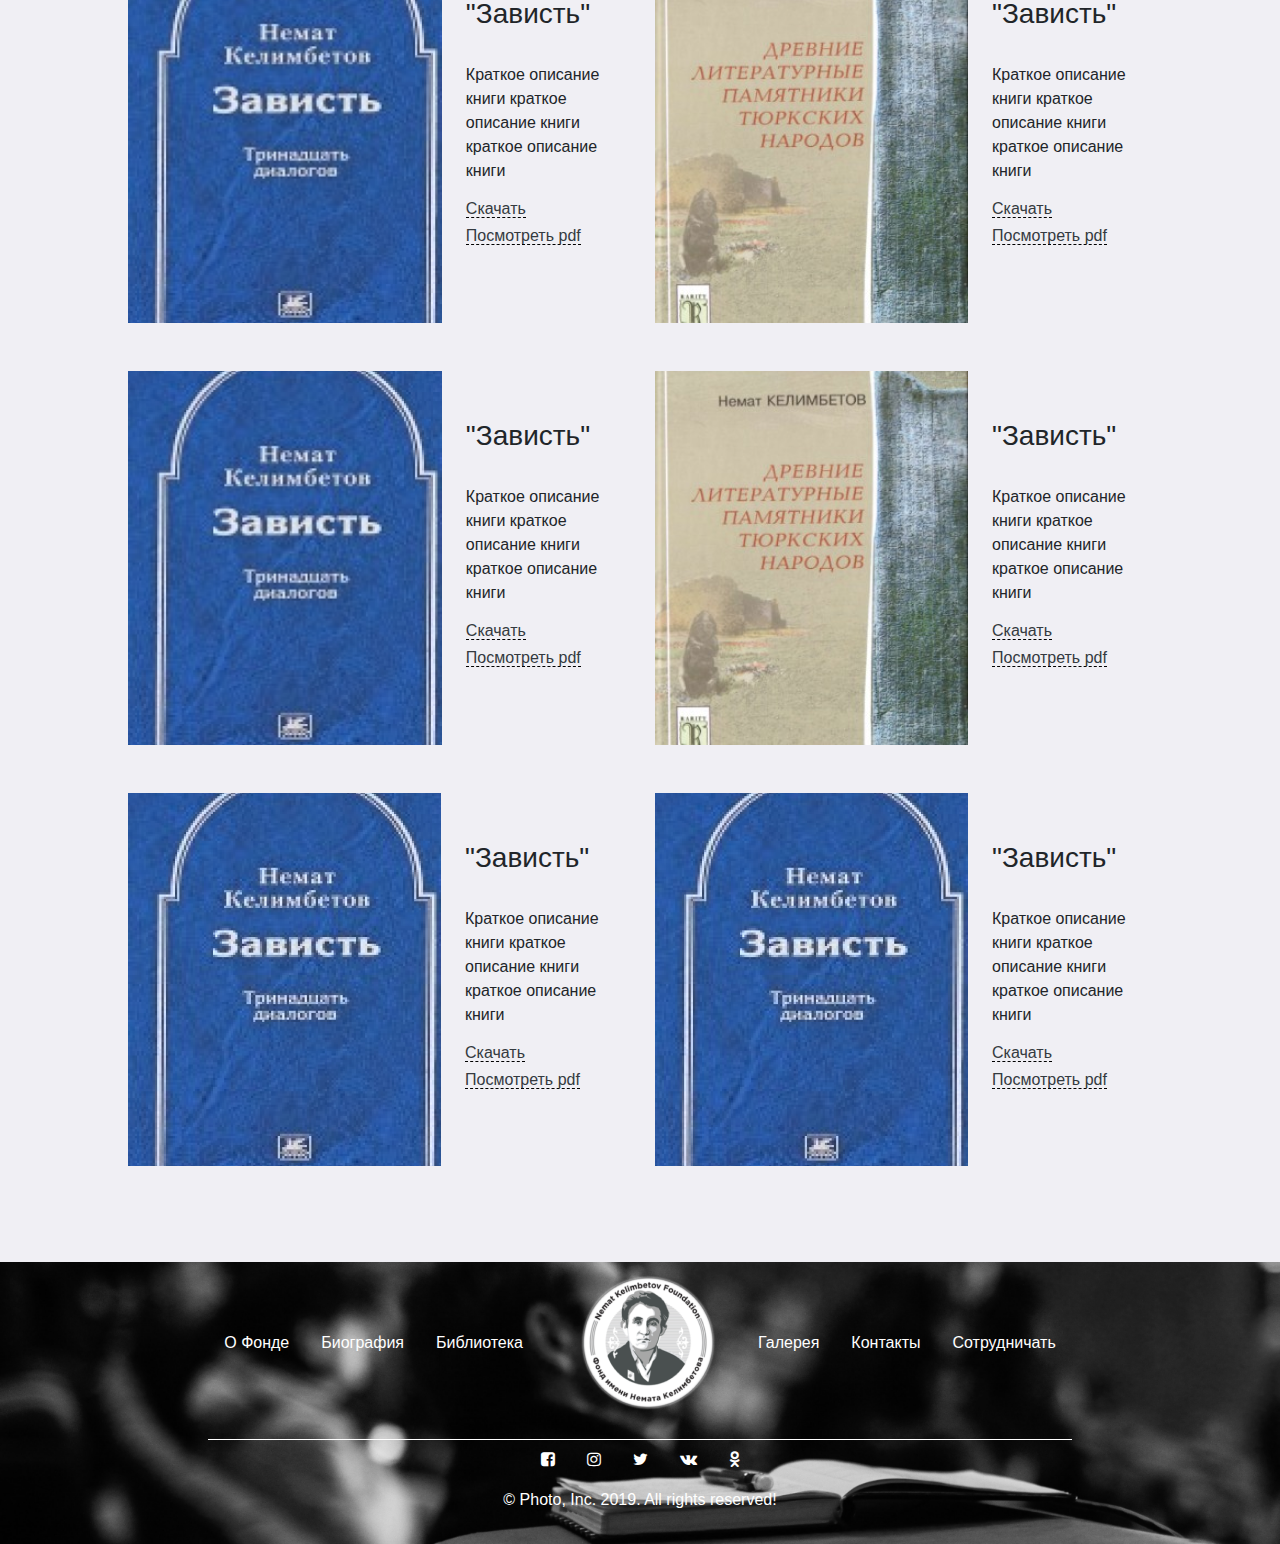
<file: library.html>
<!DOCTYPE html>
<html>
<head>
	<title></title>
	<script
	  src="https://code.jquery.com/jquery-3.4.1.min.js"
	  integrity="sha256-CSXorXvZcTkaix6Yvo6HppcZGetbYMGWSFlBw8HfCJo="
	  crossorigin="anonymous"></script>	<link href="https://stackpath.bootstrapcdn.com/bootstrap/4.4.1/css/bootstrap.min.css" rel="stylesheet" integrity="sha384-Vkoo8x4CGsO3+Hhxv8T/Q5PaXtkKtu6ug5TOeNV6gBiFeWPGFN9MuhOf23Q9Ifjh" crossorigin="anonymous">
	<script src="https://stackpath.bootstrapcdn.com/bootstrap/4.4.1/js/bootstrap.min.js" integrity="sha384-wfSDF2E50Y2D1uUdj0O3uMBJnjuUD4Ih7YwaYd1iqfktj0Uod8GCExl3Og8ifwB6" crossorigin="anonymous"></script>
	<link rel="stylesheet" type="text/css" href="style.css">
	<link href="https://stackpath.bootstrapcdn.com/font-awesome/4.7.0/css/font-awesome.min.css" rel="stylesheet" integrity="sha384-wvfXpqpZZVQGK6TAh5PVlGOfQNHSoD2xbE+QkPxCAFlNEevoEH3Sl0sibVcOQVnN" crossorigin="anonymous">
</head>
<body>
	<header class="w-100 container-fluid">
		<nav class="navbar container-fluid d-flex">
			<a href="#">
				<img src="assets/logo.png">
			</a>
			<div class="navbar-dark row w-75" id="navbarNav">
				<ul class="nav col-7 justify-content-center">
			      	<li class="nav-item">
			        	<a class="nav-link" href="index.html">О Фонде</a>
			      	</li>
			      	<li class="nav-item">
			        	<a class="nav-link" href="index.html#biography">Биография</a>
			      	</li>
			      	<li class="nav-item">
			        	<a class="nav-link" href="index.html#library">Библиотека</a>
			      	</li>
			      	<li class="nav-item">
			        	<a class="nav-link" href="index.html#gallery">Галерея</a>
			    	</li>
			      	<li class="nav-item">
			        	<a class="nav-link" href="#">Контакты</a>
			    	</li>
				</ul>
				<ul class="nav col-4 justify-content-end">
				  <li class="nav-item">
				    <a class="nav-link" href="#"><i class="fa fa-facebook-square"></i></a>
				  </li>
				  <li class="nav-item">
				    <a class="nav-link" href="#"><i class="fa fa-instagram"></i></a>
				  </li>
				  <li class="nav-item">
				    <a class="nav-link" href="#"><i class="fa fa-twitter"></i></a>
				  </li>
				  <li class="nav-item">
				    <a class="nav-link" href="#"><i class="fa fa-vk"></i></a>
				  </li>
				  <li class="nav-item">
				    <a class="nav-link" href="#"><i class="fa fa-odnoklassniki"></i></a>
				  </li>
				</ul>
				<div class="col-1"></div>
			</div>
		</nav>
		<div class="info h-75 container-fluid d-flex flex-column justify-content-center align-items-center">
			<h1>NEMAT KELIMBETOV FOUNDATION</h1>
			<h4>Библиотека Немата Келимбетова</h4>
		</div>
	</header>	
	<div class="container-fluid d-flex p-5 flex-column" style="width: 95%;">
		<div class="row">
			<div class="col-6">
				<img src="assets/lib.png">
			</div>
			<div class="col-6">
				<div class="container-fluid p-5">
					<h2>Литературное наследие - <br> богатство для Всего Народа</h2>
					<div class="biography row">
						<div class="col-1 mt-3 mx-3" style="border-top: 1px solid black"></div>
						<div class="col-10">
							<div>
								<h3><b>Биография Немата Келимбетова</b></h3>
								<p class="py-5">Труды Немата Келимбетова переводятся на разные языки. Внесены в программу школьного образования.</p>
							</div>
						</div>
					</div>
				</div>
			</div>
		</div>
		<div class="container-fluid p-5">
			<div class="row pt-5">
				<div class="col-6 w-100 d-inline-flex">
					<img src="assets/book-1.png" class="w-100">
					<div class="w-100 p-4">
						<h3 class="py-4">"Зависть"</h3>
						<p>Краткое описание книги краткое описание книги краткое описание книги</p>
						<h6><a class="text-dark" style="border-bottom: 1px dashed black;" href="#">Скачать</a></h6>
						<h6><a class="text-dark" style="border-bottom: 1px dashed black;" href="#">Посмотреть pdf</a></h6>
					</div>
				</div>
				<div class="col-6 w-100 d-inline-flex">
					<img src="assets/book-2.png" class="w-100">
					<div class="w-100 p-4">
						<h3 class="py-4">"Зависть"</h3>
						<p>Краткое описание книги краткое описание книги краткое описание книги</p>
						<h6><a class="text-dark" style="border-bottom: 1px dashed black;" href="#">Скачать</a></h6>
						<h6><a class="text-dark" style="border-bottom: 1px dashed black;" href="#">Посмотреть pdf</a></h6>
					</div>
				</div>
			</div>
			<div class="row pt-5">
				<div class="col-6 w-100 d-inline-flex">
					<img src="assets/book-1.png" class="w-100">
					<div class="w-100 p-4">
						<h3 class="py-4">"Зависть"</h3>
						<p>Краткое описание книги краткое описание книги краткое описание книги</p>
						<h6><a class="text-dark" style="border-bottom: 1px dashed black;" href="#">Скачать</a></h6>
						<h6><a class="text-dark" style="border-bottom: 1px dashed black;" href="#">Посмотреть pdf</a></h6>
					</div>
				</div>
				<div class="col-6 w-100 d-inline-flex">
					<img src="assets/book-2.png" class="w-100">
					<div class="w-100 p-4">
						<h3 class="py-4">"Зависть"</h3>
						<p>Краткое описание книги краткое описание книги краткое описание книги</p>
						<h6><a class="text-dark" style="border-bottom: 1px dashed black;" href="#">Скачать</a></h6>
						<h6><a class="text-dark" style="border-bottom: 1px dashed black;" href="#">Посмотреть pdf</a></h6>
					</div>
				</div>
			</div>
			<div class="row pt-5">
				<div class="col-6 w-100 d-inline-flex">
					<img src="assets/book-1.png" class="w-100">
					<div class="w-100 p-4">
						<h3 class="py-4">"Зависть"</h3>
						<p>Краткое описание книги краткое описание книги краткое описание книги</p>
						<h6><a class="text-dark" style="border-bottom: 1px dashed black;" href="#">Скачать</a></h6>
						<h6><a class="text-dark" style="border-bottom: 1px dashed black;" href="#">Посмотреть pdf</a></h6>
					</div>
				</div>
				<div class="col-6 w-100 d-inline-flex">
					<img src="assets/book-1.png" class="w-100">
					<div class="w-100 p-4">
						<h3 class="py-4">"Зависть"</h3>
						<p>Краткое описание книги краткое описание книги краткое описание книги</p>
						<h6><a class="text-dark" style="border-bottom: 1px dashed black;" href="#">Скачать</a></h6>
						<h6><a class="text-dark" style="border-bottom: 1px dashed black;" href="#">Посмотреть pdf</a></h6>
					</div>
				</div>
			</div>
			</div>
		</div>
	<footer>
		<nav class="navbar container-fluid d-flex justify-content-center flex-column">
			<div class="navbar-dark row align-items-center pb-4" style="border-bottom: 1px solid white;" id="navbarNav">
				<ul class="nav justify-content-center">
			      	<li class="nav-item active">
			        	<a class="nav-link" href="index.html">О Фонде <span class="sr-only">(current)</span></a>
			      	</li>
			      	<li class="nav-item">
			        	<a class="nav-link" href="index.html#biography">Биография</a>
			      	</li>
			      	<li class="nav-item">
			        	<a class="nav-link" href="index.html#library">Библиотека</a>
			      	</li>
				</ul>
				<a href="#">
					<img src="assets/logo.png">
				</a>
				<ul class="nav justify-content-center">
			      	<li class="nav-item">
			        	<a class="nav-link" href="index.html#gallery">Галерея</a>
			    	</li>
			      	<li class="nav-item">
			        	<a class="nav-link" href="index.html#">Контакты</a>
			    	</li>
			      	<li class="nav-item">
			        	<a class="nav-link" href="index.html#request">Сотрудничать</a>
			    	</li>
				</ul>
			</div>
			<ul class="nav justify-content-center">
				<li class="nav-item">
				  <a class="nav-link" href="#"><i class="fa fa-facebook-square"></i></a>
				</li>
				<li class="nav-item">
				  <a class="nav-link" href="#"><i class="fa fa-instagram"></i></a>
				</li>
				<li class="nav-item">
				  <a class="nav-link" href="#"><i class="fa fa-twitter"></i></a>
				</li>
				<li class="nav-item">
				  <a class="nav-link" href="#"><i class="fa fa-vk"></i></a>
				</li>
				<li class="nav-item">
					<a class="nav-link" href="#"><i class="fa fa-odnoklassniki"></i></a>
				</li>
			</ul>
			<p class="text-white py-2">© Photo, Inc. 2019. All rights reserved!</p>
		</nav>
	</footer>
</body>
</html>
</file>
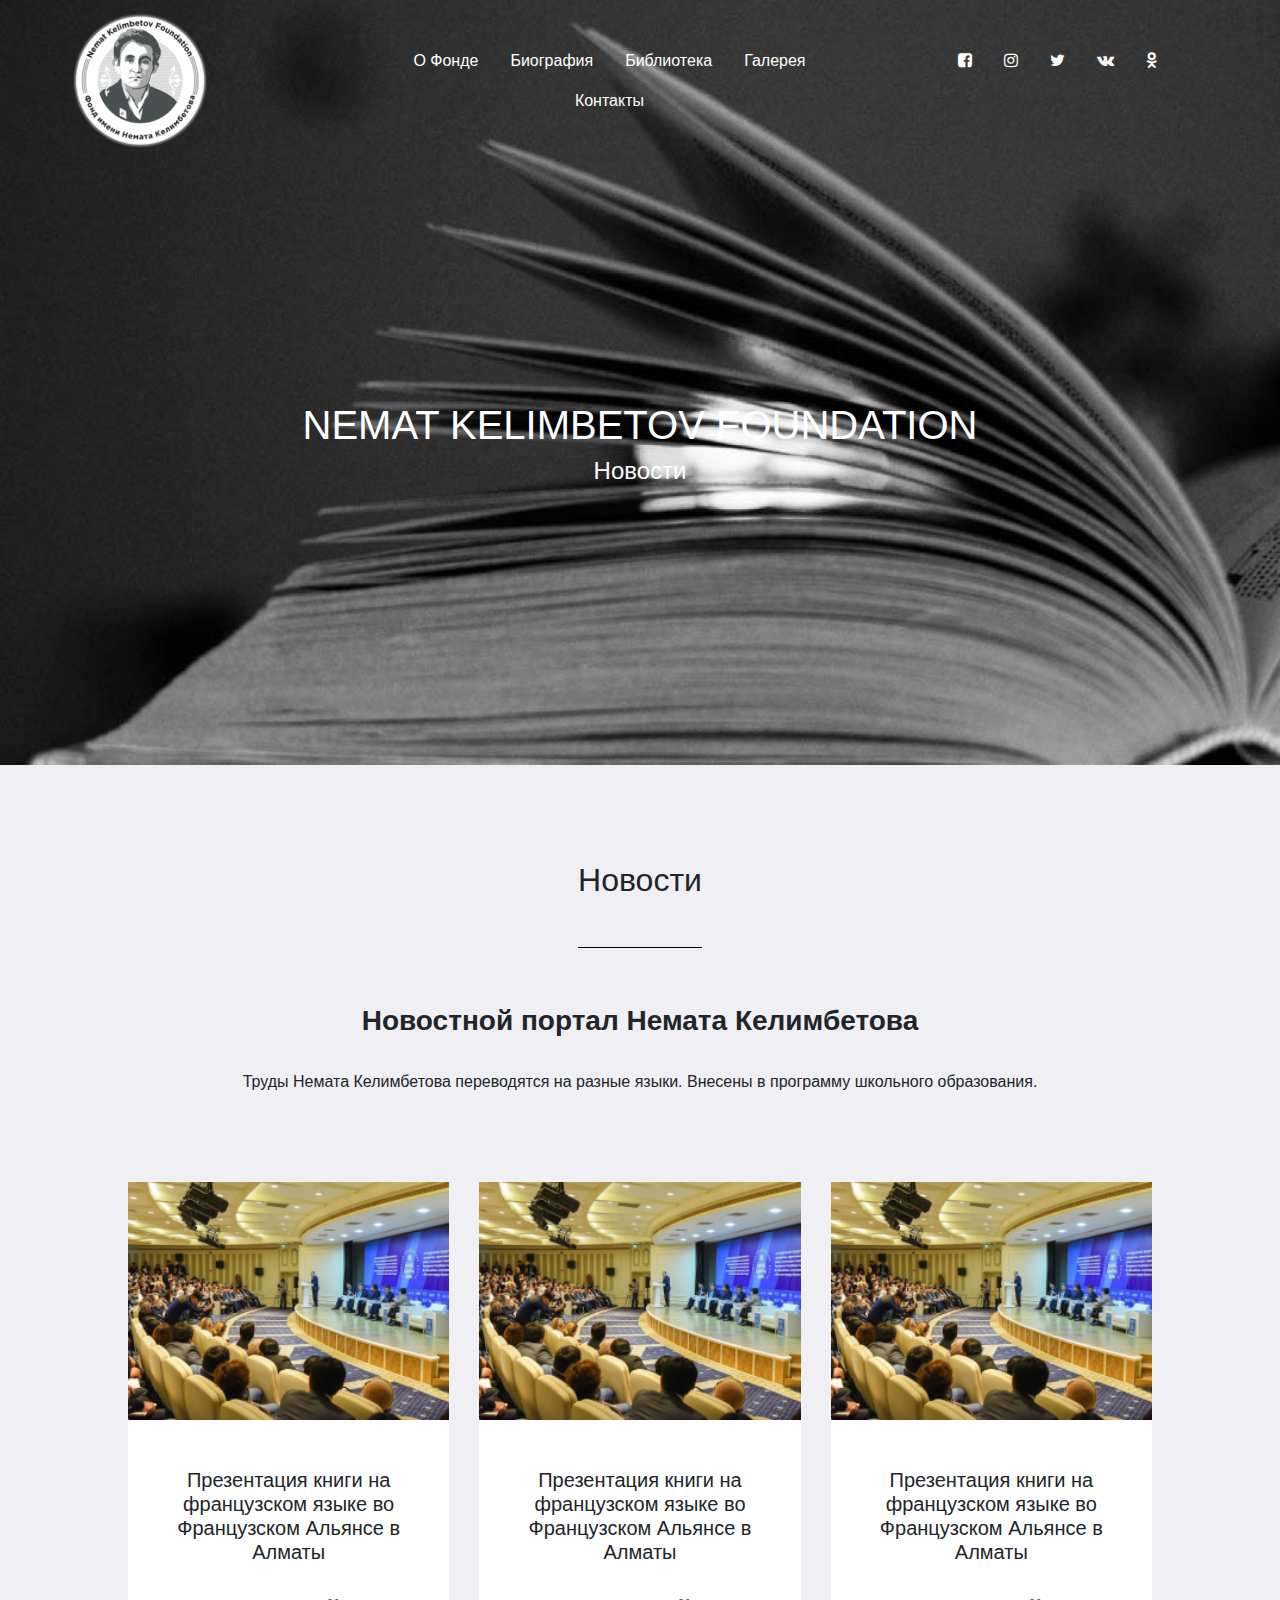
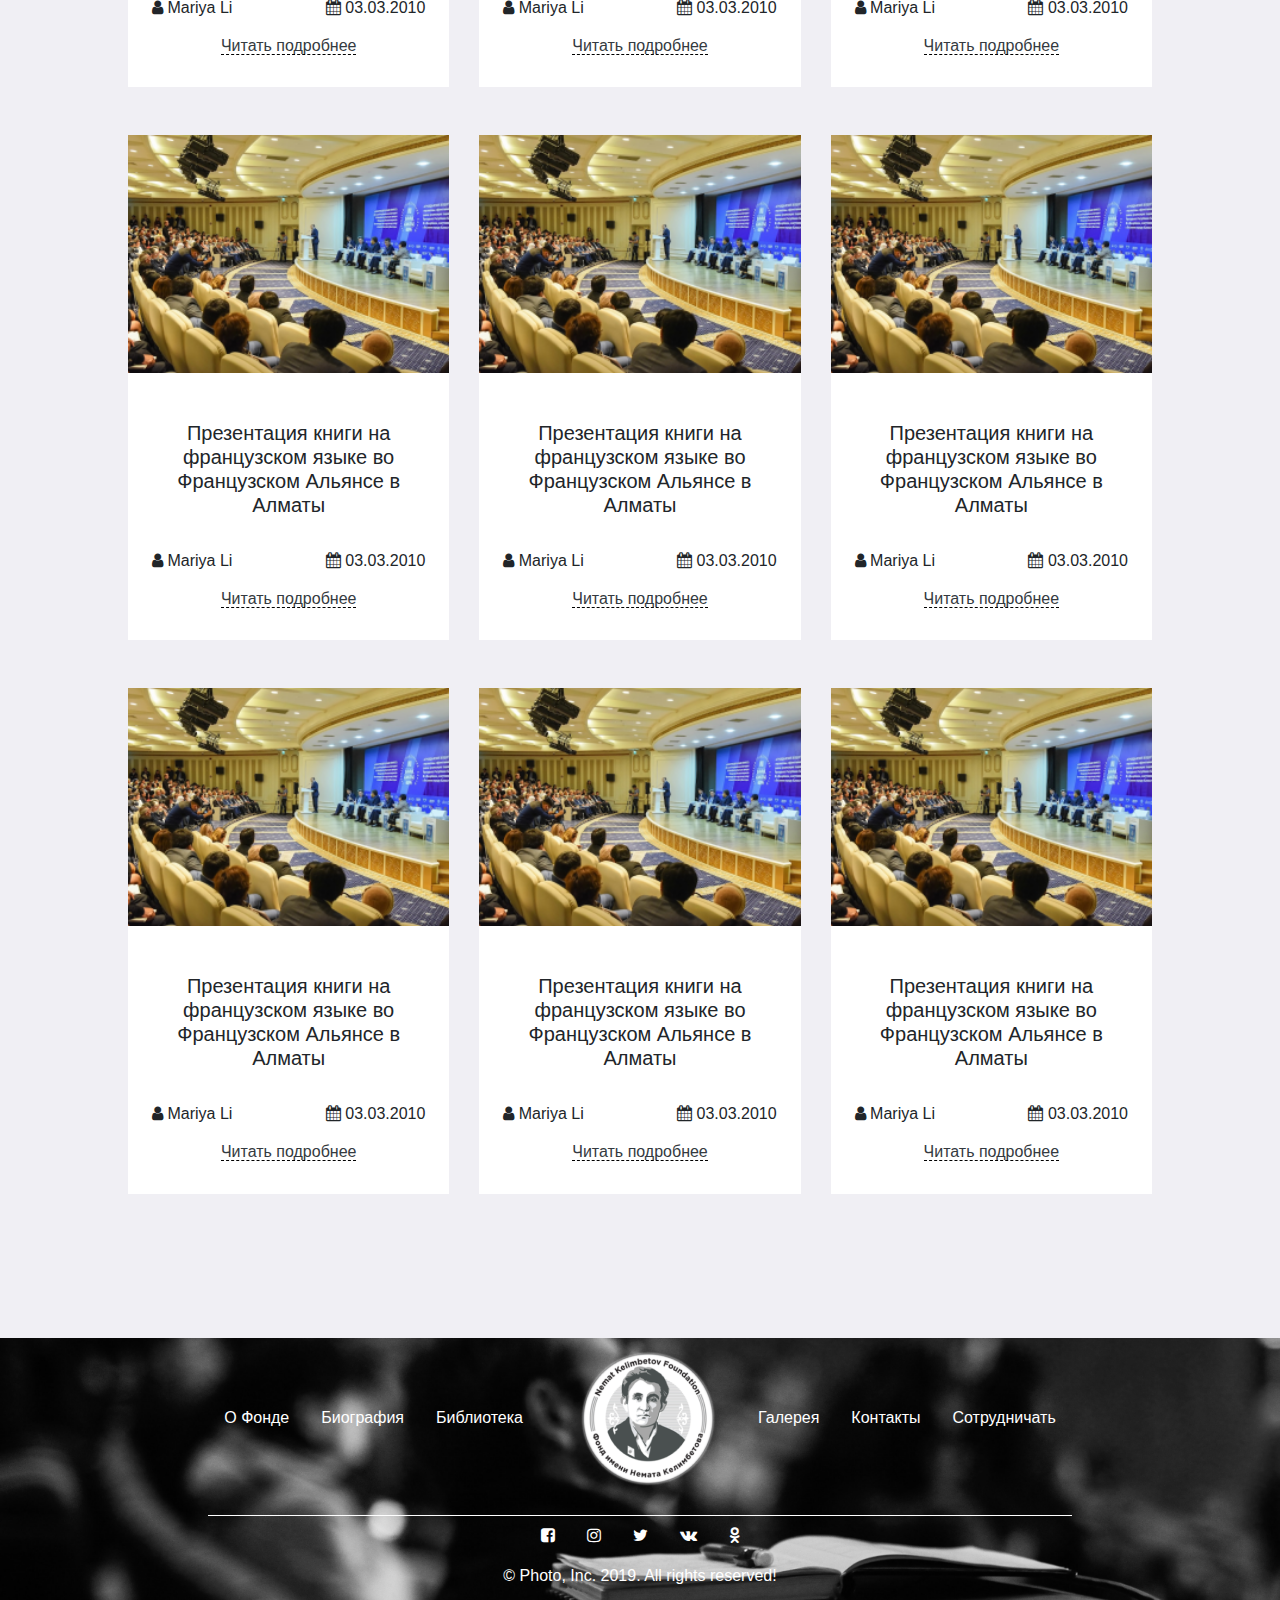
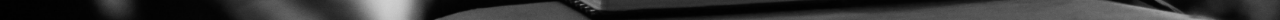
<file: news.html>
<!DOCTYPE html>
<html>
<head>
	<title></title>
	<script
	  src="https://code.jquery.com/jquery-3.4.1.min.js"
	  integrity="sha256-CSXorXvZcTkaix6Yvo6HppcZGetbYMGWSFlBw8HfCJo="
	  crossorigin="anonymous"></script>	<link href="https://stackpath.bootstrapcdn.com/bootstrap/4.4.1/css/bootstrap.min.css" rel="stylesheet" integrity="sha384-Vkoo8x4CGsO3+Hhxv8T/Q5PaXtkKtu6ug5TOeNV6gBiFeWPGFN9MuhOf23Q9Ifjh" crossorigin="anonymous">
	<script src="https://stackpath.bootstrapcdn.com/bootstrap/4.4.1/js/bootstrap.min.js" integrity="sha384-wfSDF2E50Y2D1uUdj0O3uMBJnjuUD4Ih7YwaYd1iqfktj0Uod8GCExl3Og8ifwB6" crossorigin="anonymous"></script>
	<link rel="stylesheet" type="text/css" href="style.css">
	<link href="https://stackpath.bootstrapcdn.com/font-awesome/4.7.0/css/font-awesome.min.css" rel="stylesheet" integrity="sha384-wvfXpqpZZVQGK6TAh5PVlGOfQNHSoD2xbE+QkPxCAFlNEevoEH3Sl0sibVcOQVnN" crossorigin="anonymous">
</head>
<body>
	<header class="w-100 container-fluid">
		<nav class="navbar container-fluid d-flex">
			<a href="#">
				<img src="assets/logo.png">
			</a>
			<div class="navbar-dark row w-75" id="navbarNav">
				<ul class="nav col-7 justify-content-center">
			      	<li class="nav-item">
			        	<a class="nav-link" href="index.html">О Фонде</a>
			      	</li>
			      	<li class="nav-item">
			        	<a class="nav-link" href="index.html#biography">Биография</a>
			      	</li>
			      	<li class="nav-item">
			        	<a class="nav-link" href="index.html#library">Библиотека</a>
			      	</li>
			      	<li class="nav-item">
			        	<a class="nav-link" href="index.html#gallery">Галерея</a>
			    	</li>
			      	<li class="nav-item">
			        	<a class="nav-link" href="#">Контакты</a>
			    	</li>
				</ul>
				<ul class="nav col-4 justify-content-end">
				  <li class="nav-item">
				    <a class="nav-link" href="#"><i class="fa fa-facebook-square"></i></a>
				  </li>
				  <li class="nav-item">
				    <a class="nav-link" href="#"><i class="fa fa-instagram"></i></a>
				  </li>
				  <li class="nav-item">
				    <a class="nav-link" href="#"><i class="fa fa-twitter"></i></a>
				  </li>
				  <li class="nav-item">
				    <a class="nav-link" href="#"><i class="fa fa-vk"></i></a>
				  </li>
				  <li class="nav-item">
				    <a class="nav-link" href="#"><i class="fa fa-odnoklassniki"></i></a>
				  </li>
				</ul>
				<div class="col-1"></div>
			</div>
		</nav>
		<div class="info h-75 container-fluid d-flex flex-column justify-content-center align-items-center">
			<h1>NEMAT KELIMBETOV FOUNDATION</h1>
			<h4>Новости</h4>
		</div>
	</header>
	<div class="container-fluid d-flex p-5 flex-column" style="width: 95%;">
		<div class="container-fluid p-5">
			<div class="news-header w-100 d-inline-flex justify-content-center">
				<h2 class="underline pb-5">Новости</h2>
			</div>
			<div class="news py-5">
				<div class="flex-column text-center">
					<div>
						<h3><b>Новостной портал Немата Келимбетова</b></h3>
						<p class="py-4">Труды Немата Келимбетова переводятся на разные языки. Внесены в программу школьного образования.</p>
					</div>
					<div class="row pt-5">
						<div class="col-4 w-100">
							<img src="assets/slider-3.png" class="w-100">
							<div class="inner p-4">
								<h5 class="py-4">Презентация книги на французском языке во Французском Альянсе в Алматы</h5>
								<div class="d-inline-flex w-100 justify-content-between">
									<p><i class="fa fa-user"></i> Mariya Li</p>
									<p><i class="fa fa-calendar"></i> 03.03.2010</p>
								</div>
							<h6><a class="text-dark" href="#" style="border-bottom: 1px dashed black;">Читать подробнее</a></h6>
							</div>
						</div>
						<div class="col-4 w-100">
							<img src="assets/slider-3.png" class="w-100">
							<div class="inner p-4">
								<h5 class="py-4">Презентация книги на французском языке во Французском Альянсе в Алматы</h5>
								<div class="d-inline-flex w-100 justify-content-between">
									<p><i class="fa fa-user"></i> Mariya Li</p>
									<p><i class="fa fa-calendar"></i> 03.03.2010</p>
								</div>
							<h6><a class="text-dark" href="#" style="border-bottom: 1px dashed black;">Читать подробнее</a></h6>
							</div>
						</div>
						<div class="col-4 w-100">
							<img src="assets/slider-3.png" class="w-100">
							<div class="inner p-4">
								<h5 class="py-4">Презентация книги на французском языке во Французском Альянсе в Алматы</h5>
								<div class="d-inline-flex w-100 justify-content-between">
									<p><i class="fa fa-user"></i> Mariya Li</p>
									<p><i class="fa fa-calendar"></i> 03.03.2010</p>
								</div>
							<h6><a class="text-dark" href="#" style="border-bottom: 1px dashed black;">Читать подробнее</a></h6>
							</div>
						</div>
					</div>
					<div class="row pt-5">
						<div class="col-4 w-100">
							<img src="assets/slider-3.png" class="w-100">
							<div class="inner p-4">
								<h5 class="py-4">Презентация книги на французском языке во Французском Альянсе в Алматы</h5>
								<div class="d-inline-flex w-100 justify-content-between">
									<p><i class="fa fa-user"></i> Mariya Li</p>
									<p><i class="fa fa-calendar"></i> 03.03.2010</p>
								</div>
							<h6><a class="text-dark" href="#" style="border-bottom: 1px dashed black;">Читать подробнее</a></h6>
							</div>
						</div>
						<div class="col-4 w-100">
							<img src="assets/slider-3.png" class="w-100">
							<div class="inner p-4">
								<h5 class="py-4">Презентация книги на французском языке во Французском Альянсе в Алматы</h5>
								<div class="d-inline-flex w-100 justify-content-between">
									<p><i class="fa fa-user"></i> Mariya Li</p>
									<p><i class="fa fa-calendar"></i> 03.03.2010</p>
								</div>
							<h6><a class="text-dark" href="#" style="border-bottom: 1px dashed black;">Читать подробнее</a></h6>
							</div>
						</div>
						<div class="col-4 w-100">
							<img src="assets/slider-3.png" class="w-100">
							<div class="inner p-4">
								<h5 class="py-4">Презентация книги на французском языке во Французском Альянсе в Алматы</h5>
								<div class="d-inline-flex w-100 justify-content-between">
									<p><i class="fa fa-user"></i> Mariya Li</p>
									<p><i class="fa fa-calendar"></i> 03.03.2010</p>
								</div>
							<h6><a class="text-dark" href="#" style="border-bottom: 1px dashed black;">Читать подробнее</a></h6>
							</div>
						</div>
					</div>
					<div class="row pt-5">
						<div class="col-4 w-100">
							<img src="assets/slider-3.png" class="w-100">
							<div class="inner p-4">
								<h5 class="py-4">Презентация книги на французском языке во Французском Альянсе в Алматы</h5>
								<div class="d-inline-flex w-100 justify-content-between">
									<p><i class="fa fa-user"></i> Mariya Li</p>
									<p><i class="fa fa-calendar"></i> 03.03.2010</p>
								</div>
							<h6><a class="text-dark" href="#" style="border-bottom: 1px dashed black;">Читать подробнее</a></h6>
							</div>
						</div>
						<div class="col-4 w-100">
							<img src="assets/slider-3.png" class="w-100">
							<div class="inner p-4">
								<h5 class="py-4">Презентация книги на французском языке во Французском Альянсе в Алматы</h5>
								<div class="d-inline-flex w-100 justify-content-between">
									<p><i class="fa fa-user"></i> Mariya Li</p>
									<p><i class="fa fa-calendar"></i> 03.03.2010</p>
								</div>
							<h6><a class="text-dark" href="#" style="border-bottom: 1px dashed black;">Читать подробнее</a></h6>
							</div>
						</div>
						<div class="col-4 w-100">
							<img src="assets/slider-3.png" class="w-100">
							<div class="inner p-4">
								<h5 class="py-4">Презентация книги на французском языке во Французском Альянсе в Алматы</h5>
								<div class="d-inline-flex w-100 justify-content-between">
									<p><i class="fa fa-user"></i> Mariya Li</p>
									<p><i class="fa fa-calendar"></i> 03.03.2010</p>
								</div>
							<h6><a class="text-dark" href="#" style="border-bottom: 1px dashed black;">Читать подробнее</a></h6>
							</div>
						</div>
					</div>
				</div>
			</div>
		</div>
	</div>
	<footer>
		<nav class="navbar container-fluid d-flex justify-content-center flex-column">
			<div class="navbar-dark row align-items-center pb-4" style="border-bottom: 1px solid white;" id="navbarNav">
				<ul class="nav justify-content-center">
			      	<li class="nav-item active">
			        	<a class="nav-link" href="index.html">О Фонде <span class="sr-only">(current)</span></a>
			      	</li>
			      	<li class="nav-item">
			        	<a class="nav-link" href="index.html#biography">Биография</a>
			      	</li>
			      	<li class="nav-item">
			        	<a class="nav-link" href="index.html#library">Библиотека</a>
			      	</li>
				</ul>
				<a href="#">
					<img src="assets/logo.png">
				</a>
				<ul class="nav justify-content-center">
			      	<li class="nav-item">
			        	<a class="nav-link" href="index.html#gallery">Галерея</a>
			    	</li>
			      	<li class="nav-item">
			        	<a class="nav-link" href="index.html#">Контакты</a>
			    	</li>
			      	<li class="nav-item">
			        	<a class="nav-link" href="index.html#request">Сотрудничать</a>
			    	</li>
				</ul>
			</div>
			<ul class="nav justify-content-center">
				<li class="nav-item">
				  <a class="nav-link" href="#"><i class="fa fa-facebook-square"></i></a>
				</li>
				<li class="nav-item">
				  <a class="nav-link" href="#"><i class="fa fa-instagram"></i></a>
				</li>
				<li class="nav-item">
				  <a class="nav-link" href="#"><i class="fa fa-twitter"></i></a>
				</li>
				<li class="nav-item">
				  <a class="nav-link" href="#"><i class="fa fa-vk"></i></a>
				</li>
				<li class="nav-item">
					<a class="nav-link" href="#"><i class="fa fa-odnoklassniki"></i></a>
				</li>
			</ul>
			<p class="text-white py-2">© Photo, Inc. 2019. All rights reserved!</p>
		</nav>
	</footer>
</body>
</html>
</file>
<file: style.css>
header {
	margin: 0;
	padding: 0;
	height: 85vh;
	background: url('assets/bg.png') no-repeat;
	background-size: cover;
	font-family: 'Helvetica', san-serif;
	color: #fff;
}

body {
	background: #F0EFF4;
}

a {
	color: #fff;
}

a:hover {
	text-decoration: none;
}

.info {
	width: 95%;
}

.info a {
	border-bottom: 1.5px solid white;
	padding-bottom: 4px
}

.underline {
	border-bottom: 1.5px solid black;
	padding-bottom: 4px
}

.request {
	padding-top:10%;
}

form {
	width: 35%;
	border: 1px solid black;
	border-left: 0px;
	background: #F0EFF4;
}

input {
	background: #F0EFF4 !important;
	border: none !important;
	border-bottom: 1px solid gray !important;
	padding-left: 0 !important;
}

textarea {
	background: #F0EFF4 !important;
	border: none !important;
	border-bottom: 1px solid gray !important;
	padding-left: 0 !important;
	resize: none;
}

button {
	background: #F0EFF4 !important;
	border:none;
	border-bottom: 1px dashed black;
}

.inner {
	background: #fff;
}

footer {
	background: url('assets/footer.png') no-repeat;
	background-size: cover;
}
</file>
